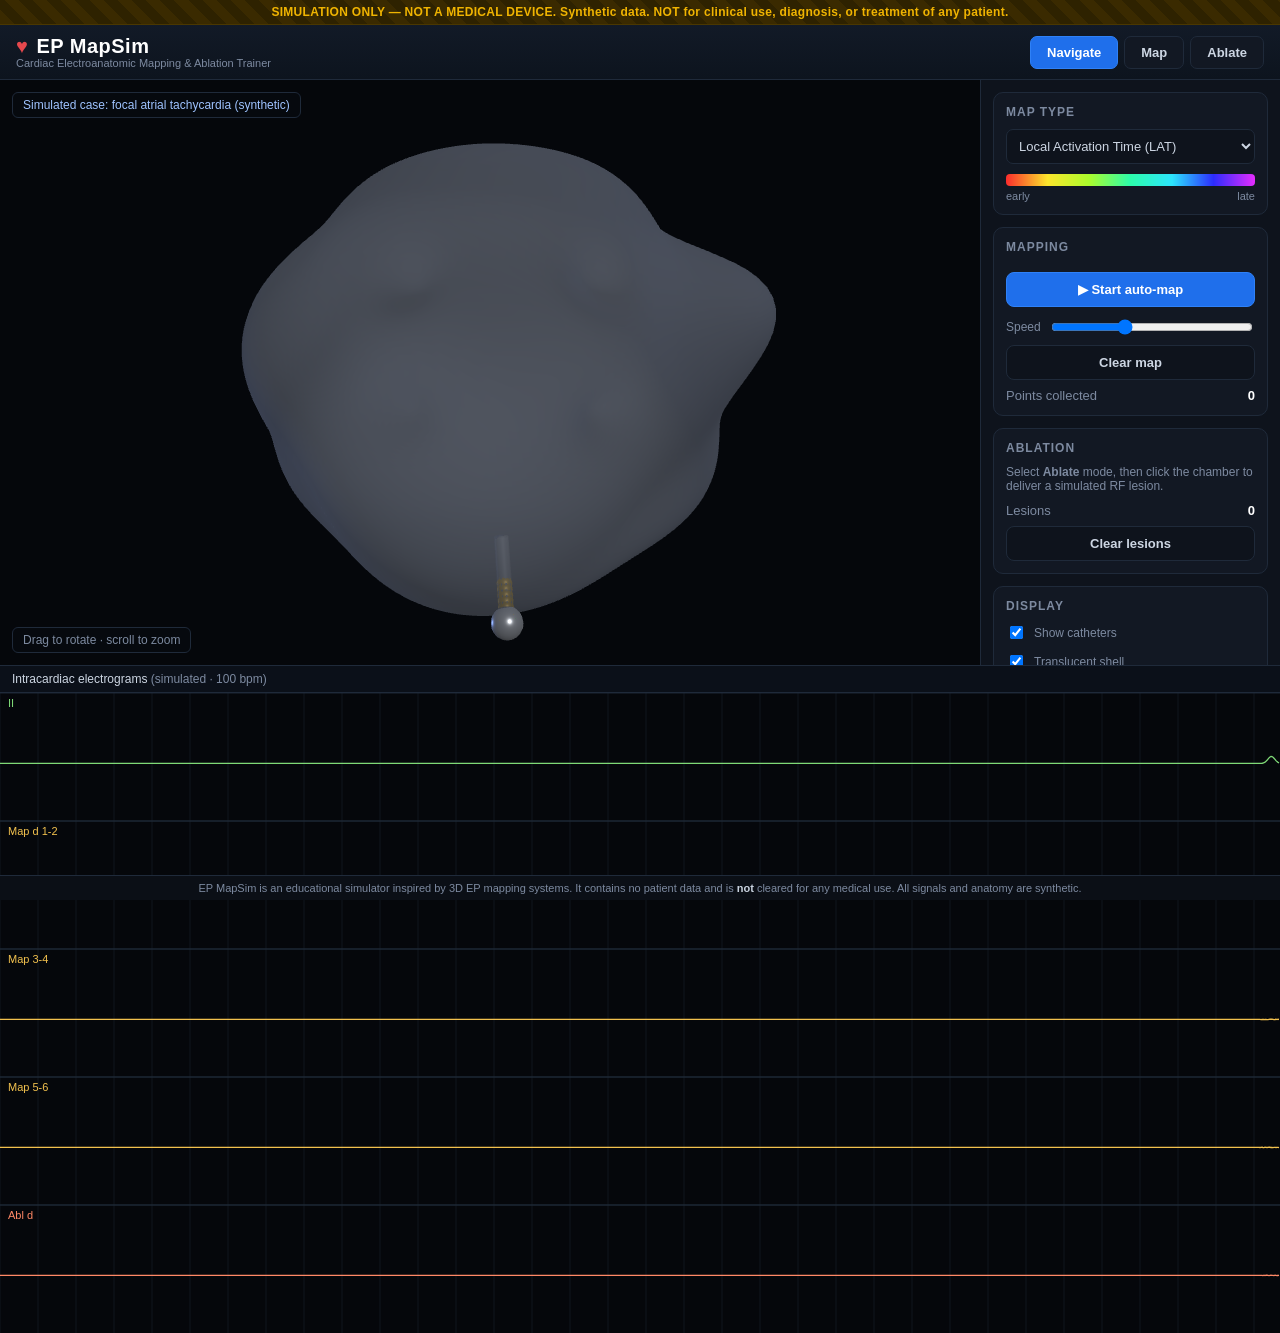
<file: index.html>
<!DOCTYPE html>
<html lang="en">
<head>
<meta charset="utf-8" />
<meta name="viewport" content="width=device-width, initial-scale=1" />
<title>EP MapSim — Cardiac Mapping &amp; Ablation Simulator</title>
<link rel="stylesheet" href="css/styles.css" />
<script type="importmap">
{
  "imports": {
    "three": "./vendor/three/three.module.js",
    "three/addons/": "./vendor/three/addons/"
  }
}
</script>
</head>
<body>
  <div id="disclaimer-bar">
    SIMULATION ONLY — NOT A MEDICAL DEVICE. Synthetic data. NOT for clinical use, diagnosis, or treatment of any patient.
  </div>

  <header id="topbar">
    <div class="brand">
      <span class="logo">EP&nbsp;MapSim</span>
      <span class="sub">Cardiac Electroanatomic Mapping &amp; Ablation Trainer</span>
    </div>
    <div class="modes" role="group" aria-label="Interaction mode">
      <button data-mode="navigate" class="mode active">Navigate</button>
      <button data-mode="map" class="mode">Map</button>
      <button data-mode="ablate" class="mode">Ablate</button>
    </div>
  </header>

  <main id="layout">
    <section id="viewport">
      <div id="canvas-host"></div>
      <div id="mode-hint" class="hint">Drag to rotate · scroll to zoom</div>
      <div id="case-banner" class="case-banner">Simulated case: focal atrial tachycardia (synthetic)</div>
    </section>

    <aside id="sidebar">
      <div class="panel">
        <h3>Map type</h3>
        <select id="map-type">
          <option value="activation">Local Activation Time (LAT)</option>
          <option value="voltage">Bipolar Voltage</option>
        </select>
        <div id="legend" class="legend"></div>
      </div>

      <div class="panel">
        <h3>Mapping</h3>
        <button id="auto-map" class="btn primary">▶ Start auto-map</button>
        <label class="row">Speed
          <input id="map-speed" type="range" min="0.2" max="3" step="0.1" value="1.2" />
        </label>
        <button id="clear-map" class="btn">Clear map</button>
        <div class="stat"><span>Points collected</span><b id="point-count">0</b></div>
      </div>

      <div class="panel">
        <h3>Ablation</h3>
        <p class="muted">Select <b>Ablate</b> mode, then click the chamber to deliver a simulated RF lesion.</p>
        <div class="stat"><span>Lesions</span><b id="lesion-count">0</b></div>
        <button id="clear-lesions" class="btn">Clear lesions</button>
      </div>

      <div class="panel">
        <h3>Display</h3>
        <label class="row check"><input type="checkbox" id="show-catheters" checked /> Show catheters</label>
        <label class="row check"><input type="checkbox" id="show-shell" checked /> Translucent shell</label>
        <button id="reset-case" class="btn">New simulated case</button>
      </div>

      <div class="panel readout">
        <h3>Catheter readout</h3>
        <div class="stat"><span>Local LAT</span><b id="ro-lat">— ms</b></div>
        <div class="stat"><span>Local voltage</span><b id="ro-volt">— mV</b></div>
        <div class="stat"><span>Tissue</span><b id="ro-tissue">—</b></div>
      </div>
    </aside>
  </main>

  <section id="egm-strip">
    <div class="egm-head">Intracardiac electrograms <span class="muted">(simulated · 100&nbsp;bpm)</span></div>
    <canvas id="egm-canvas"></canvas>
  </section>

  <footer id="footer">
    EP MapSim is an educational simulator inspired by 3D EP mapping systems. It contains no patient data and is
    <b>not</b> cleared for any medical use. All signals and anatomy are synthetic.
  </footer>

  <script type="module" src="js/main.js"></script>
</body>
</html>
</file>
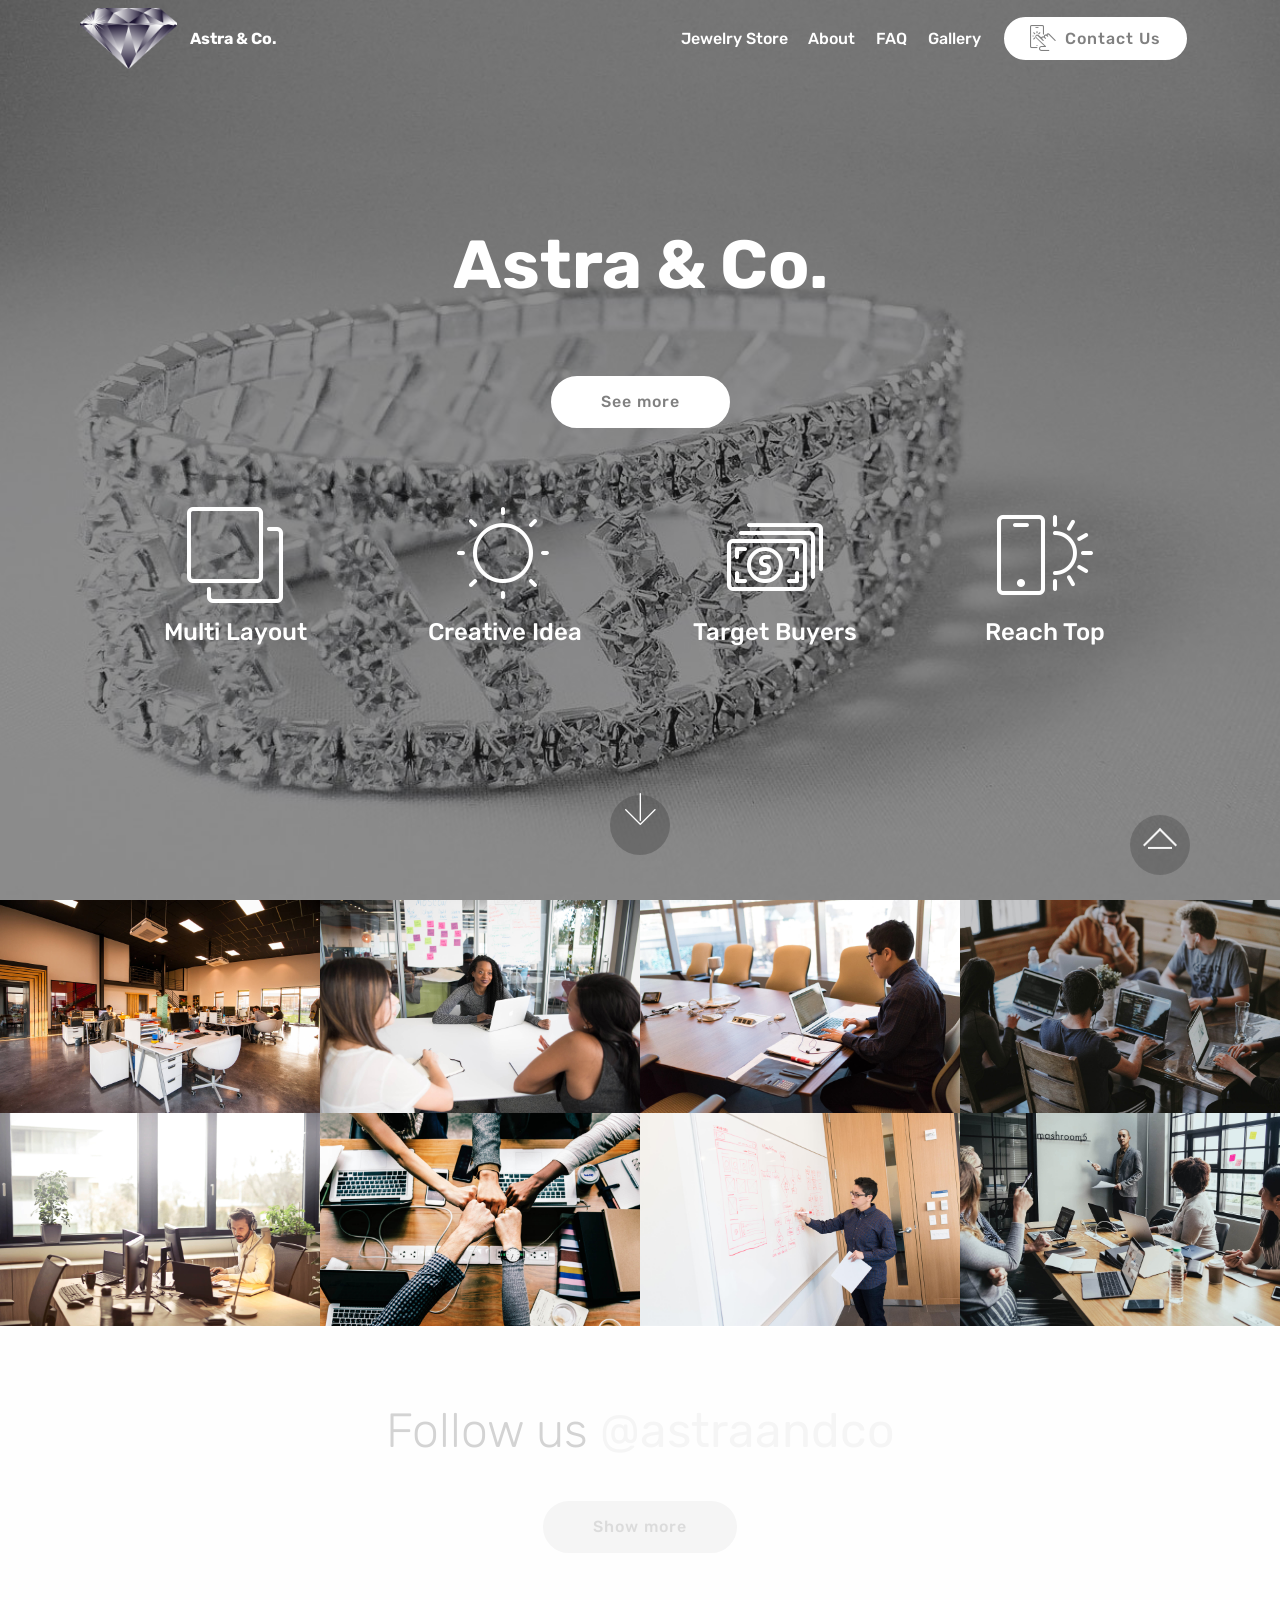
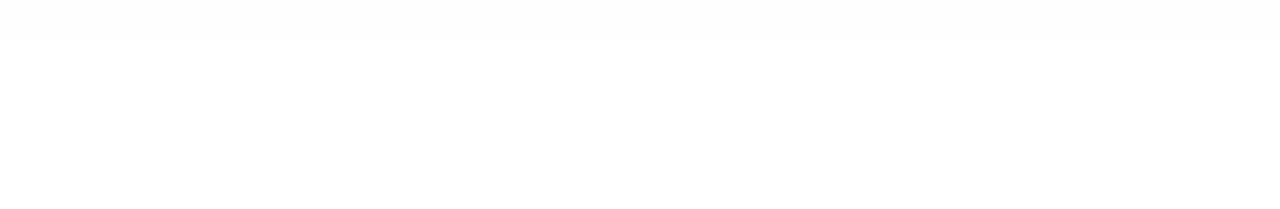
<file: page1.html>
<!DOCTYPE html>
<html  >
<head>
  <!-- Site made with Mobirise Website Builder v4.12.0, https://mobirise.com -->
  <meta charset="UTF-8">
  <meta http-equiv="X-UA-Compatible" content="IE=edge">
  <meta name="generator" content="Mobirise v4.12.0, mobirise.com">
  <meta name="viewport" content="width=device-width, initial-scale=1, minimum-scale=1">
  <link rel="shortcut icon" href="assets/images/mbr-2.png" type="image/x-icon">
  <meta name="description" content="Website Builder Description">
  
  <title>Gallery</title>
  <link rel="stylesheet" href="assets/web/assets/mobirise-icons/mobirise-icons.css">
  <link rel="stylesheet" href="assets/facebook-plugin/style.css">
  <link rel="stylesheet" href="assets/bootstrap/css/bootstrap.min.css">
  <link rel="stylesheet" href="assets/bootstrap/css/bootstrap-grid.min.css">
  <link rel="stylesheet" href="assets/bootstrap/css/bootstrap-reboot.min.css">
  <link rel="stylesheet" href="assets/tether/tether.min.css">
  <link rel="stylesheet" href="assets/dropdown/css/style.css">
  <link rel="stylesheet" href="assets/animatecss/animate.min.css">
  <link rel="stylesheet" href="assets/socicon/css/styles.css">
  <link rel="stylesheet" href="assets/style.css">
  <link rel="stylesheet" href="assets/slick.css">
  <link rel="stylesheet" href="assets/theme/css/style.css">
  <link rel="stylesheet" href="assets/gallery/style.css">
  <link rel="preload" as="style" href="assets/mobirise/css/mbr-additional.css"><link rel="stylesheet" href="assets/mobirise/css/mbr-additional.css" type="text/css">
  
  
  
</head>
<body>
  <section class="menu cid-rR6S3oK8KD" once="menu" id="menu1-6">

    

    <nav class="navbar navbar-expand beta-menu navbar-dropdown align-items-center navbar-fixed-top navbar-toggleable-sm bg-color transparent">
        <button class="navbar-toggler navbar-toggler-right" type="button" data-toggle="collapse" data-target="#navbarSupportedContent" aria-controls="navbarSupportedContent" aria-expanded="false" aria-label="Toggle navigation">
            <div class="hamburger">
                <span></span>
                <span></span>
                <span></span>
                <span></span>
            </div>
        </button>
        <div class="menu-logo">
            <div class="navbar-brand">
                <span class="navbar-logo">
                    <a href="https://mobirise.co">
                         <img src="assets/images/mbr-2.png" alt="Mobirise" title="" style="height: 3.8rem;">
                    </a>
                </span>
                <span class="navbar-caption-wrap"><a class="navbar-caption text-white display-4" href="https://mobirise.co">
                        Astra &amp; Co.</a></span>
            </div>
        </div>
        <div class="collapse navbar-collapse" id="navbarSupportedContent">
            <ul class="navbar-nav nav-dropdown" data-app-modern-menu="true"><li class="nav-item">
                    <a class="nav-link link text-white display-4" href="https://mobirise.co">
                        
                        Jewelry Store</a>
                </li>
                <li class="nav-item">
                    <a class="nav-link link text-white display-4" href="https://mobirise.co">About</a>
                </li><li class="nav-item"><a class="nav-link link text-white display-4" href="https://mobirise.co">
                        FAQ</a></li><li class="nav-item"><a class="nav-link link text-white display-4" href="page1.html">
                        Gallery</a></li></ul>
            <div class="navbar-buttons mbr-section-btn"><a class="btn btn-sm btn-white display-4" href="https://mobirise.co"><span class="mbri-touch mbr-iconfont mbr-iconfont-btn"></span>
                    
                    Contact Us</a></div>
        </div>
    </nav>
</section>

<section class="engine"><a href="https://mobirise.info/a">online site builder</a></section><section class="header12 cid-rR72pR2nQ4 mbr-fullscreen mbr-parallax-background" id="header12-7">

    

    <div class="mbr-overlay" style="opacity: 0.5; background-color: rgb(35, 35, 35);">
    </div>

    <div class="container  ">
            <div class="media-container">
                <div class="col-md-12 align-center">
                    <h1 class="mbr-section-title pb-3 mbr-white mbr-bold mbr-fonts-style display-1">
                        Astra &amp; Co.</h1>
                    <p class="mbr-text pb-3 mbr-white mbr-fonts-style display-5"></p>
                    <div class="mbr-section-btn align-center py-2"><a class="btn btn-md btn-white display-4" href="page1.html#instagram-feed-block-9">See more</a></div>

                    <div class="icons-media-container mbr-white">
                        <div class="card col-12 col-md-6 col-lg-3">
                            <div class="icon-block">
                            <a href="https://mobirise.co/">
                                <span class="mbri-layers mbr-iconfont"></span>
                            </a>
                            </div>
                            <h5 class="mbr-fonts-style display-5">
                                Multi Layout
                            </h5>
                        </div>

                        <div class="card col-12 col-md-6 col-lg-3">
                            <div class="icon-block">
                                <a href="https://mobirise.co/">
                                    <span class="mbri-sun mbr-iconfont"></span>
                                </a>
                            </div>
                            <h5 class="mbr-fonts-style display-5">
                                Creative Idea
                            </h5>
                        </div>

                        <div class="card col-12 col-md-6 col-lg-3">
                            <div class="icon-block">
                                <a href="https://mobirise.co/">
                                    <span class="mbri-cash mbr-iconfont"></span>
                                </a>
                            </div>
                            <h5 class="mbr-fonts-style display-5">
                                Target Buyers
                            </h5>
                        </div>

                        <div class="card col-12 col-md-6 col-lg-3">
                            <div class="icon-block">
                                <a href="https://mobirise.co/">
                                    <span class="mbri-mobirise mbr-iconfont"></span>
                                </a>
                            </div>
                            <h5 class="mbr-fonts-style display-5">
                                Reach Top
                            </h5>
                        </div>
                    </div>
                </div>
            </div>
    </div>

    <div class="mbr-arrow hidden-sm-down" aria-hidden="true">
        <a href="#next">
            <i class="mbri-down mbr-iconfont"></i>
        </a>
    </div>
</section>

<section class="mbr-gallery mbr-slider-carousel cid-rR72soWrhj" id="gallery3-8">

    

    <div>
        <div><!-- Filter --><!-- Gallery --><div class="mbr-gallery-row"><div class="mbr-gallery-layout-default"><div><div><div class="mbr-gallery-item mbr-gallery-item--p0" data-video-url="false" data-tags="Awesome"><div href="#lb-gallery3-8" data-slide-to="0" data-toggle="modal"><img src="assets/images/background1.jpg" alt="" title=""><span class="icon-focus"></span></div></div><div class="mbr-gallery-item mbr-gallery-item--p0" data-video-url="false" data-tags="Responsive"><div href="#lb-gallery3-8" data-slide-to="1" data-toggle="modal"><img src="assets/images/background2.jpg" alt="" title=""><span class="icon-focus"></span></div></div><div class="mbr-gallery-item mbr-gallery-item--p0" data-video-url="false" data-tags="Creative"><div href="#lb-gallery3-8" data-slide-to="2" data-toggle="modal"><img src="assets/images/background3.jpg" alt="" title=""><span class="icon-focus"></span></div></div><div class="mbr-gallery-item mbr-gallery-item--p0" data-video-url="false" data-tags="Animated"><div href="#lb-gallery3-8" data-slide-to="3" data-toggle="modal"><img src="assets/images/background4.jpg" alt="" title=""><span class="icon-focus"></span></div></div><div class="mbr-gallery-item mbr-gallery-item--p0" data-video-url="false" data-tags="Awesome"><div href="#lb-gallery3-8" data-slide-to="4" data-toggle="modal"><img src="assets/images/background5.jpg" alt="" title=""><span class="icon-focus"></span></div></div><div class="mbr-gallery-item mbr-gallery-item--p0" data-video-url="false" data-tags="Awesome"><div href="#lb-gallery3-8" data-slide-to="5" data-toggle="modal"><img src="assets/images/background6.jpg" alt="" title=""><span class="icon-focus"></span></div></div><div class="mbr-gallery-item mbr-gallery-item--p0" data-video-url="false" data-tags="Responsive"><div href="#lb-gallery3-8" data-slide-to="6" data-toggle="modal"><img src="assets/images/background7.jpg" alt="" title=""><span class="icon-focus"></span></div></div><div class="mbr-gallery-item mbr-gallery-item--p0" data-video-url="false" data-tags="Animated"><div href="#lb-gallery3-8" data-slide-to="7" data-toggle="modal"><img src="assets/images/background8.jpg" alt="" title=""><span class="icon-focus"></span></div></div></div></div><div class="clearfix"></div></div></div><!-- Lightbox --><div data-app-prevent-settings="" class="mbr-slider modal fade carousel slide" tabindex="-1" data-keyboard="true" data-interval="false" id="lb-gallery3-8"><div class="modal-dialog"><div class="modal-content"><div class="modal-body"><div class="carousel-inner"><div class="carousel-item active"><img src="assets/images/background1.jpg" alt="" title=""></div><div class="carousel-item"><img src="assets/images/background2.jpg" alt="" title=""></div><div class="carousel-item"><img src="assets/images/background3.jpg" alt="" title=""></div><div class="carousel-item"><img src="assets/images/background4.jpg" alt="" title=""></div><div class="carousel-item"><img src="assets/images/background5.jpg" alt="" title=""></div><div class="carousel-item"><img src="assets/images/background6.jpg" alt="" title=""></div><div class="carousel-item"><img src="assets/images/background7.jpg" alt="" title=""></div><div class="carousel-item"><img src="assets/images/background8.jpg" alt="" title=""></div></div><a class="carousel-control carousel-control-prev" role="button" data-slide="prev" href="#lb-gallery3-8"><span class="mbri-left mbr-iconfont" aria-hidden="true"></span><span class="sr-only">Previous</span></a><a class="carousel-control carousel-control-next" role="button" data-slide="next" href="#lb-gallery3-8"><span class="mbri-right mbr-iconfont" aria-hidden="true"></span><span class="sr-only">Next</span></a><a class="close" href="#" role="button" data-dismiss="modal"><span class="sr-only">Close</span></a></div></div></div></div></div>
    </div>

</section>

<section class="mbr-instagram-feed" data-rows="2" data-per-row-slider="" data-spacing="4" data-full-width="true" data-token="283897442.727bfe1.3cbc095d064448a8b5783bf898513d07" data-per-row-grid="6" id="instagram-feed-block-9" data-rv-view="130" style="background-color: rgb(250, 250, 250); padding-top: 80px; padding-bottom: 80px;">
    
    <div class="container container_toggle">
        <div class="row">
            <div class="col">
                <div class="inst">
                    <h1 class="inst__title align-center mbr-fonts-style display-2">Follow us <a href="http://www.astraandco.com">@astraandco</a></h1>
                    <div class="inst__content"></div>
                    <div class="inst__more mbr-section-btn align-center" buttons="0"><a class="btn btn-md btn-primary display-4" href="#">Show more</a></div>
                </div>
            </div>
        </div>
    </div>
</section>

<section once="footers" class="cid-rR73j1b1vZ mbr-reveal" id="footer7-b">

    

    

    <div class="container">
        <div class="media-container-row align-center mbr-white">
            <div class="row row-links">
                <ul class="foot-menu">
                    
                    
                    
                    
                    
                <li class="foot-menu-item mbr-fonts-style display-7">Jewelry Store</li><li class="foot-menu-item mbr-fonts-style display-7">About</li><li class="foot-menu-item mbr-fonts-style display-7">FAQ</li><li class="foot-menu-item mbr-fonts-style display-7">Gallery</li></ul>
            </div>
            <div class="row social-row">
                <div class="social-list align-right pb-2">
                    
                    
                    
                    
                    
                    
                <div class="soc-item">
                        <a href="https://twitter.com/mobirise" target="_blank">
                            <span class="mbr-iconfont mbr-iconfont-social socicon-instagram socicon"></span>
                        </a>
                    </div><div class="soc-item">
                        <a href="https://www.facebook.com/pages/Mobirise/1616226671953247" target="_blank">
                            <span class="mbr-iconfont mbr-iconfont-social socicon-facebook socicon"></span>
                        </a>
                    </div><div class="soc-item">
                        <a href="https://www.youtube.com/c/mobirise" target="_blank">
                            <span class="socicon-youtube socicon mbr-iconfont mbr-iconfont-social"></span>
                        </a>
                    </div><div class="soc-item">
                        <a href="https://instagram.com/mobirise" target="_blank">
                            <span class="mbr-iconfont mbr-iconfont-social socicon-twitter socicon"></span>
                        </a>
                    </div><div class="soc-item">
                        <a href="https://plus.google.com/u/0/+Mobirise" target="_blank">
                            <span class="mbr-iconfont mbr-iconfont-social socicon-mail socicon"></span>
                        </a>
                    </div><div class="soc-item">
                        <a href="https://www.behance.net/Mobirise" target="_blank">
                            <span class="mbr-iconfont mbr-iconfont-social socicon-pinterest socicon"></span>
                        </a>
                    </div></div>
            </div>
            <div class="row row-copirayt">
                <p class="mbr-text mb-0 mbr-fonts-style mbr-white align-center display-7">
                    © Copyright 2020 Astra and Co. - All Rights Reserved
                </p>
            </div>
        </div>
    </div>
</section>


  <script src="assets/web/assets/jquery/jquery.min.js"></script>
  <script src="assets/popper/popper.min.js"></script>
  <script src="https://connect.facebook.net/en_US/sdk.js#xfbml=1&version=v2.5"></script>
  <script src="https://apis.google.com/js/plusone.js"></script>
  <script src="assets/facebook-plugin/facebook-script.js"></script>
  <script src="assets/bootstrap/js/bootstrap.min.js"></script>
  <script src="assets/smoothscroll/smooth-scroll.js"></script>
  <script src="assets/tether/tether.min.js"></script>
  <script src="assets/dropdown/js/nav-dropdown.js"></script>
  <script src="assets/dropdown/js/navbar-dropdown.js"></script>
  <script src="assets/touchswipe/jquery.touch-swipe.min.js"></script>
  <script src="assets/vimeoplayer/jquery.mb.vimeo_player.js"></script>
  <script src="assets/parallax/jarallax.min.js"></script>
  <script src="assets/masonry/masonry.pkgd.min.js"></script>
  <script src="assets/imagesloaded/imagesloaded.pkgd.min.js"></script>
  <script src="assets/bootstrapcarouselswipe/bootstrap-carousel-swipe.js"></script>
  <script src="assets/viewportchecker/jquery.viewportchecker.js"></script>
  <script src="assets/index.js"></script>
  <script src="assets/slick.min.js"></script>
  <script src="assets/theme/js/script.js"></script>
  <script src="assets/gallery/player.min.js"></script>
  <script src="assets/gallery/script.js"></script>
  <script src="assets/slidervideo/script.js"></script>
  
  
 <div id="scrollToTop" class="scrollToTop mbr-arrow-up"><a style="text-align: center;"><i class="mbr-arrow-up-icon mbr-arrow-up-icon-cm cm-icon cm-icon-smallarrow-up"></i></a></div>
    <input name="animation" type="hidden">
  </body>
</html>
</file>
<file: css/styles.css>
:root{
  --bg:#0a0e14;
  --panel:#121823;
  --panel-2:#0e131c;
  --line:#1f2a3a;
  --text:#cdd6e3;
  --muted:#7d8aa0;
  --accent:#2f81f7;
  --accent-2:#1f6feb;
  --warn:#f0b400;
  --danger:#e5484d;
  --good:#3fb950;
}
*{box-sizing:border-box}
html,body{height:100%}
body{
  margin:0;
  font-family:"Segoe UI",Roboto,Helvetica,Arial,sans-serif;
  background:var(--bg);
  color:var(--text);
  display:flex;
  flex-direction:column;
  overflow:hidden;
}

#disclaimer-bar{
  background:repeating-linear-gradient(45deg,#3a2a00,#3a2a00 10px,#2e2200 10px,#2e2200 20px);
  color:var(--warn);
  font-size:12px;
  font-weight:600;
  letter-spacing:.3px;
  text-align:center;
  padding:5px 10px;
  border-bottom:1px solid #4a3700;
}

#topbar{
  display:flex;
  align-items:center;
  justify-content:space-between;
  padding:10px 16px;
  background:linear-gradient(180deg,#121a27,#0d141e);
  border-bottom:1px solid var(--line);
}
.brand{display:flex;flex-direction:column;line-height:1.1}
.brand .logo{font-size:20px;font-weight:800;color:#fff;letter-spacing:.5px}
.brand .logo::before{content:"♥";color:var(--danger);margin-right:8px}
.brand .sub{font-size:11px;color:var(--muted)}

.modes{display:flex;gap:6px}
.mode{
  background:var(--panel);color:var(--text);border:1px solid var(--line);
  padding:8px 16px;border-radius:7px;cursor:pointer;font-size:13px;font-weight:600;
  transition:.12s;
}
.mode:hover{border-color:var(--accent)}
.mode.active{background:var(--accent-2);border-color:var(--accent);color:#fff}

#layout{flex:1;display:flex;min-height:0}
#viewport{flex:1;position:relative;min-width:0;background:radial-gradient(circle at 50% 40%,#0f1622,#05070b)}
#canvas-host{position:absolute;inset:0}
#canvas-host canvas{display:block}

.hint{
  position:absolute;left:12px;bottom:12px;font-size:12px;color:var(--muted);
  background:rgba(8,12,18,.6);padding:5px 10px;border-radius:6px;border:1px solid var(--line);
  pointer-events:none;
}
.case-banner{
  position:absolute;left:12px;top:12px;font-size:12px;color:#9fc3ff;
  background:rgba(8,12,18,.6);padding:5px 10px;border-radius:6px;border:1px solid var(--line);
  pointer-events:none;
}

#sidebar{
  width:300px;flex:0 0 300px;background:var(--panel-2);border-left:1px solid var(--line);
  overflow-y:auto;padding:12px;
}
.panel{background:var(--panel);border:1px solid var(--line);border-radius:10px;padding:12px;margin-bottom:12px}
.panel h3{margin:0 0 10px;font-size:12px;text-transform:uppercase;letter-spacing:1px;color:var(--muted)}
.panel p.muted{font-size:12px;color:var(--muted);margin:0 0 10px}
.muted{color:var(--muted)}

select,input[type=range]{width:100%}
select{
  background:var(--panel-2);color:var(--text);border:1px solid var(--line);
  border-radius:7px;padding:8px;font-size:13px;
}
.btn{
  width:100%;background:var(--panel-2);color:var(--text);border:1px solid var(--line);
  border-radius:8px;padding:9px;font-size:13px;font-weight:600;cursor:pointer;margin-top:8px;transition:.12s;
}
.btn:hover{border-color:var(--accent)}
.btn.primary{background:var(--accent-2);border-color:var(--accent);color:#fff}
.btn.primary.active{background:var(--danger);border-color:var(--danger)}
.row{display:flex;align-items:center;gap:8px;font-size:12px;color:var(--muted);margin-top:10px}
.row.check{cursor:pointer}
.row.check input{width:auto}

.stat{display:flex;justify-content:space-between;align-items:center;font-size:13px;margin-top:8px}
.stat span{color:var(--muted)}
.stat b{color:#fff;font-variant-numeric:tabular-nums}
.readout b{font-size:15px}

.legend{margin-top:10px}
.legend .bar{height:12px;border-radius:4px;margin-bottom:4px}
.legend .labels{display:flex;justify-content:space-between;font-size:11px;color:var(--muted)}

#egm-strip{
  height:210px;flex:0 0 210px;background:#05070b;border-top:1px solid var(--line);
  display:flex;flex-direction:column;
}
.egm-head{font-size:12px;color:var(--text);padding:6px 12px;border-bottom:1px solid var(--line);background:#0b1019}
#egm-canvas{flex:1;width:100%;display:block}

#footer{
  font-size:11px;color:var(--muted);text-align:center;padding:6px 12px;
  background:#0b0f16;border-top:1px solid var(--line);
}
#footer b{color:#c9d3e0}
</file>
<file: assets/web/assets/mobirise-icons/mobirise-icons.css>
@font-face {
  font-family: 'MobiriseIcons';
  src:  url('mobirise-icons.eot?spat4u');
  src:  url('mobirise-icons.eot?spat4u#iefix') format('embedded-opentype'),
    url('mobirise-icons.ttf?spat4u') format('truetype'),
    url('mobirise-icons.woff?spat4u') format('woff'),
    url('mobirise-icons.svg?spat4u#MobiriseIcons') format('svg');
  font-weight: normal;
  font-style: normal;
  font-display: swap;
}

[class^="mbri-"], [class*=" mbri-"] {
  /* use !important to prevent issues with browser extensions that change fonts */
  font-family: MobiriseIcons !important;
  speak: none;
  font-style: normal;
  font-weight: normal;
  font-variant: normal;
  text-transform: none;
  line-height: 1;

  /* Better Font Rendering =========== */
  -webkit-font-smoothing: antialiased;
  -moz-osx-font-smoothing: grayscale;
}

.mbri-add-submenu:before {
  content: "\e900";
}
.mbri-alert:before {
  content: "\e901";
}
.mbri-align-center:before {
  content: "\e902";
}
.mbri-align-justify:before {
  content: "\e903";
}
.mbri-align-left:before {
  content: "\e904";
}
.mbri-align-right:before {
  content: "\e905";
}
.mbri-android:before {
  content: "\e906";
}
.mbri-apple:before {
  content: "\e907";
}
.mbri-arrow-down:before {
  content: "\e908";
}
.mbri-arrow-next:before {
  content: "\e909";
}
.mbri-arrow-prev:before {
  content: "\e90a";
}
.mbri-arrow-up:before {
  content: "\e90b";
}
.mbri-bold:before {
  content: "\e90c";
}
.mbri-bookmark:before {
  content: "\e90d";
}
.mbri-bootstrap:before {
  content: "\e90e";
}
.mbri-briefcase:before {
  content: "\e90f";
}
.mbri-browse:before {
  content: "\e910";
}
.mbri-bulleted-list:before {
  content: "\e911";
}
.mbri-calendar:before {
  content: "\e912";
}
.mbri-camera:before {
  content: "\e913";
}
.mbri-cart-add:before {
  content: "\e914";
}
.mbri-cart-full:before {
  content: "\e915";
}
.mbri-cash:before {
  content: "\e916";
}
.mbri-change-style:before {
  content: "\e917";
}
.mbri-chat:before {
  content: "\e918";
}
.mbri-clock:before {
  content: "\e919";
}
.mbri-close:before {
  content: "\e91a";
}
.mbri-cloud:before {
  content: "\e91b";
}
.mbri-code:before {
  content: "\e91c";
}
.mbri-contact-form:before {
  content: "\e91d";
}
.mbri-credit-card:before {
  content: "\e91e";
}
.mbri-cursor-click:before {
  content: "\e91f";
}
.mbri-cust-feedback:before {
  content: "\e920";
}
.mbri-database:before {
  content: "\e921";
}
.mbri-delivery:before {
  content: "\e922";
}
.mbri-desktop:before {
  content: "\e923";
}
.mbri-devices:before {
  content: "\e924";
}
.mbri-down:before {
  content: "\e925";
}
.mbri-download:before {
  content: "\e989";
}
.mbri-drag-n-drop:before {
  content: "\e927";
}
.mbri-drag-n-drop2:before {
  content: "\e928";
}
.mbri-edit:before {
  content: "\e929";
}
.mbri-edit2:before {
  content: "\e92a";
}
.mbri-error:before {
  content: "\e92b";
}
.mbri-extension:before {
  content: "\e92c";
}
.mbri-features:before {
  content: "\e92d";
}
.mbri-file:before {
  content: "\e92e";
}
.mbri-flag:before {
  content: "\e92f";
}
.mbri-folder:before {
  content: "\e930";
}
.mbri-gift:before {
  content: "\e931";
}
.mbri-github:before {
  content: "\e932";
}
.mbri-globe:before {
  content: "\e933";
}
.mbri-globe-2:before {
  content: "\e934";
}
.mbri-growing-chart:before {
  content: "\e935";
}
.mbri-hearth:before {
  content: "\e936";
}
.mbri-help:before {
  content: "\e937";
}
.mbri-home:before {
  content: "\e938";
}
.mbri-hot-cup:before {
  content: "\e939";
}
.mbri-idea:before {
  content: "\e93a";
}
.mbri-image-gallery:before {
  content: "\e93b";
}
.mbri-image-slider:before {
  content: "\e93c";
}
.mbri-info:before {
  content: "\e93d";
}
.mbri-italic:before {
  content: "\e93e";
}
.mbri-key:before {
  content: "\e93f";
}
.mbri-laptop:before {
  content: "\e940";
}
.mbri-layers:before {
  content: "\e941";
}
.mbri-left-right:before {
  content: "\e942";
}
.mbri-left:before {
  content: "\e943";
}
.mbri-letter:before {
  content: "\e944";
}
.mbri-like:before {
  content: "\e945";
}
.mbri-link:before {
  content: "\e946";
}
.mbri-lock:before {
  content: "\e947";
}
.mbri-login:before {
  content: "\e948";
}
.mbri-logout:before {
  content: "\e949";
}
.mbri-magic-stick:before {
  content: "\e94a";
}
.mbri-map-pin:before {
  content: "\e94b";
}
.mbri-menu:before {
  content: "\e94c";
}
.mbri-mobile:before {
  content: "\e94d";
}
.mbri-mobile2:before {
  content: "\e94e";
}
.mbri-mobirise:before {
  content: "\e94f";
}
.mbri-more-horizontal:before {
  content: "\e950";
}
.mbri-more-vertical:before {
  content: "\e951";
}
.mbri-music:before {
  content: "\e952";
}
.mbri-new-file:before {
  content: "\e953";
}
.mbri-numbered-list:before {
  content: "\e954";
}
.mbri-opened-folder:before {
  content: "\e955";
}
.mbri-pages:before {
  content: "\e956";
}
.mbri-paper-plane:before {
  content: "\e957";
}
.mbri-paperclip:before {
  content: "\e958";
}
.mbri-photo:before {
  content: "\e959";
}
.mbri-photos:before {
  content: "\e95a";
}
.mbri-pin:before {
  content: "\e95b";
}
.mbri-play:before {
  content: "\e95c";
}
.mbri-plus:before {
  content: "\e95d";
}
.mbri-preview:before {
  content: "\e95e";
}
.mbri-print:before {
  content: "\e95f";
}
.mbri-protect:before {
  content: "\e960";
}
.mbri-question:before {
  content: "\e961";
}
.mbri-quote-left:before {
  content: "\e962";
}
.mbri-quote-right:before {
  content: "\e963";
}
.mbri-refresh:before {
  content: "\e964";
}
.mbri-responsive:before {
  content: "\e965";
}
.mbri-right:before {
  content: "\e966";
}
.mbri-rocket:before {
  content: "\e967";
}
.mbri-sad-face:before {
  content: "\e968";
}
.mbri-sale:before {
  content: "\e969";
}
.mbri-save:before {
  content: "\e96a";
}
.mbri-search:before {
  content: "\e96b";
}
.mbri-setting:before {
  content: "\e96c";
}
.mbri-setting2:before {
  content: "\e96d";
}
.mbri-setting3:before {
  content: "\e96e";
}
.mbri-share:before {
  content: "\e96f";
}
.mbri-shopping-bag:before {
  content: "\e970";
}
.mbri-shopping-basket:before {
  content: "\e971";
}
.mbri-shopping-cart:before {
  content: "\e972";
}
.mbri-sites:before {
  content: "\e973";
}
.mbri-smile-face:before {
  content: "\e974";
}
.mbri-speed:before {
  content: "\e975";
}
.mbri-star:before {
  content: "\e976";
}
.mbri-success:before {
  content: "\e977";
}
.mbri-sun:before {
  content: "\e978";
}
.mbri-sun2:before {
  content: "\e979";
}
.mbri-tablet:before {
  content: "\e97a";
}
.mbri-tablet-vertical:before {
  content: "\e97b";
}
.mbri-target:before {
  content: "\e97c";
}
.mbri-timer:before {
  content: "\e97d";
}
.mbri-to-ftp:before {
  content: "\e97e";
}
.mbri-to-local-drive:before {
  content: "\e97f";
}
.mbri-touch-swipe:before {
  content: "\e980";
}
.mbri-touch:before {
  content: "\e981";
}
.mbri-trash:before {
  content: "\e982";
}
.mbri-underline:before {
  content: "\e983";
}
.mbri-unlink:before {
  content: "\e984";
}
.mbri-unlock:before {
  content: "\e985";
}
.mbri-up-down:before {
  content: "\e986";
}
.mbri-up:before {
  content: "\e987";
}
.mbri-update:before {
  content: "\e988";
}
.mbri-upload:before {
 content: "\e926"; 
}
.mbri-user:before {
  content: "\e98a";
}
.mbri-user2:before {
  content: "\e98b";
}
.mbri-users:before {
  content: "\e98c";
}
.mbri-video:before {
  content: "\e98d";
}
.mbri-video-play:before {
  content: "\e98e";
}
.mbri-watch:before {
  content: "\e98f";
}
.mbri-website-theme:before {
  content: "\e990";
}
.mbri-wifi:before {
  content: "\e991";
}
.mbri-windows:before {
  content: "\e992";
}
.mbri-zoom-out:before {
  content: "\e993";
}
.mbri-redo:before {
  content: "\e994";
}
.mbri-undo:before {
  content: "\e995";
}
</file>
<file: assets/facebook-plugin/style.css>
.mbr-section.mbr-section__comments{
    position: relative;
}
.mbr-section__comments{
    background-size: cover;
}
.addons-container {
  position: relative;
  margin-left: auto;
  margin-right: auto;
  padding-right: 15px;
  padding-left: 15px; }
  @media (min-width: 576px) {
    .addons-container {
      padding-right: 15px;
      padding-left: 15px; } }
  @media (min-width: 768px) {
    .addons-container {
      padding-right: 15px;
      padding-left: 15px; } }
  @media (min-width: 992px) {
    .addons-container {
      padding-right: 15px;
      padding-left: 15px; } }
  @media (min-width: 1200px) {
    .addons-container {
      padding-right: 15px;
      padding-left: 15px; } }
  @media (min-width: 576px) {
    .addons-container {
      width: 540px;
      max-width: 100%; } }
  @media (min-width: 768px) {
    .addons-container {
      width: 720px;
      max-width: 100%; } }
  @media (min-width: 992px) {
    .addons-container {
      width: 960px;
      max-width: 100%; } }
  @media (min-width: 1200px) {
    .addons-container {
      width: 1140px;
      max-width: 100%; } }

.addons-container-inner{
    position: relative;
    width: 100%;
    min-height: 1px;
    padding-right: 15px;
    padding-left: 15px;
}
@media (min-width: 567px) {
    .addons-container-inner{
        -ms-flex: 0 0 66.666667%;
        flex: 0 0 66.666667%;
        max-width: 66.666667%;
    }
}
.addons-row{
    display: flex;
    justify-content:center;
}
</file>
<file: assets/dropdown/css/style.css>
.navbar-dropdown {
  left: 0;
  padding: 0;
  position: absolute;
  right: 0;
  top: 0;
  transition: all 0.45s ease;
  z-index: 1030;
  background: #282828; }
  .navbar-dropdown .navbar-logo {
    margin-right: 0.8rem;
    transition: margin 0.3s ease-in-out;
    vertical-align: middle; }
    .navbar-dropdown .navbar-logo img {
      height: 3.125rem;
      transition: all 0.3s ease-in-out; }
    .navbar-dropdown .navbar-logo.mbr-iconfont {
      font-size: 3.125rem;
      line-height: 3.125rem; }
  .navbar-dropdown .navbar-caption {
    font-weight: 700;
    white-space: normal;
    vertical-align: -4px;
    line-height: 3.125rem !important; }
    .navbar-dropdown .navbar-caption, .navbar-dropdown .navbar-caption:hover {
      color: inherit;
      text-decoration: none; }
  .navbar-dropdown .mbr-iconfont + .navbar-caption {
    vertical-align: -1px; }
  .navbar-dropdown.navbar-fixed-top {
    position: fixed; }
  .navbar-dropdown .navbar-brand span {
    vertical-align: -4px; }
  .navbar-dropdown.bg-color.transparent {
    background: none; }
  .navbar-dropdown.navbar-short .navbar-brand {
    padding: 0.625rem 0; }
    .navbar-dropdown.navbar-short .navbar-brand span {
      vertical-align: -1px; }
  .navbar-dropdown.navbar-short .navbar-caption {
    line-height: 2.375rem !important;
    vertical-align: -2px; }
  .navbar-dropdown.navbar-short .navbar-logo {
    margin-right: 0.5rem; }
    .navbar-dropdown.navbar-short .navbar-logo img {
      height: 2.375rem; }
    .navbar-dropdown.navbar-short .navbar-logo.mbr-iconfont {
      font-size: 2.375rem;
      line-height: 2.375rem; }
  .navbar-dropdown.navbar-short .mbr-table-cell {
    height: 3.625rem; }
  .navbar-dropdown .navbar-close {
    left: 0.6875rem;
    position: fixed;
    top: 0.75rem;
    z-index: 1000; }
  .navbar-dropdown .hamburger-icon {
    content: "";
    display: inline-block;
    vertical-align: middle;
    width: 16px;
    -webkit-box-shadow: 0 -6px 0 1px #282828,0 0 0 1px #282828,0 6px 0 1px #282828;
    -moz-box-shadow: 0 -6px 0 1px #282828,0 0 0 1px #282828,0 6px 0 1px #282828;
    box-shadow: 0 -6px 0 1px #282828,0 0 0 1px #282828,0 6px 0 1px #282828; }

.dropdown-menu .dropdown-toggle[data-toggle="dropdown-submenu"]::after {
  border-bottom: 0.35em solid transparent;
  border-left: 0.35em solid;
  border-right: 0;
  border-top: 0.35em solid transparent;
  margin-left: 0.3rem; }

.dropdown-menu .dropdown-item:focus {
  outline: 0; }

.nav-dropdown {
  font-size: 0.75rem;
  font-weight: 500;
  height: auto !important; }
  .nav-dropdown .nav-btn {
    padding-left: 1rem; }
  .nav-dropdown .link {
    margin: .667em 1.667em;
    font-weight: 500;
    padding: 0;
    transition: color .2s ease-in-out; }
    .nav-dropdown .link.dropdown-toggle {
      margin-right: 2.583em; }
      .nav-dropdown .link.dropdown-toggle::after {
        margin-left: .25rem;
        border-top: 0.35em solid;
        border-right: 0.35em solid transparent;
        border-left: 0.35em solid transparent;
        border-bottom: 0; }
      .nav-dropdown .link.dropdown-toggle[aria-expanded="true"] {
        margin: 0;
        padding: 0.667em 3.263em  0.667em 1.667em; }
  .nav-dropdown .link::after,
  .nav-dropdown .dropdown-item::after {
    color: inherit; }
  .nav-dropdown .btn {
    font-size: 0.75rem;
    font-weight: 700;
    letter-spacing: 0;
    margin-bottom: 0;
    padding-left: 1.25rem;
    padding-right: 1.25rem; }
  .nav-dropdown .dropdown-menu {
    border-radius: 0;
    border: 0;
    left: 0;
    margin: 0;
    padding-bottom: 1.25rem;
    padding-top: 1.25rem;
    position: relative; }
  .nav-dropdown .dropdown-submenu {
    margin-left: 0.125rem;
    top: 0; }
  .nav-dropdown .dropdown-item {
    font-weight: 500;
    line-height: 2;
    padding: 0.3846em 4.615em 0.3846em 1.5385em;
    position: relative;
    transition: color .2s ease-in-out, background-color .2s ease-in-out; }
    .nav-dropdown .dropdown-item::after {
      margin-top: -0.3077em;
      position: absolute;
      right: 1.1538em;
      top: 50%; }
    .nav-dropdown .dropdown-item:focus, .nav-dropdown .dropdown-item:hover {
      background: none; }

@media (max-width: 767px) {
  .nav-dropdown.navbar-toggleable-sm {
    bottom: 0;
    display: none;
    left: 0;
    overflow-x: hidden;
    position: fixed;
    top: 0;
    transform: translateX(-100%);
    -ms-transform: translateX(-100%);
    -webkit-transform: translateX(-100%);
    width: 18.75rem;
    z-index: 999; } }
.nav-dropdown.navbar-toggleable-xl {
  bottom: 0;
  display: none;
  left: 0;
  overflow-x: hidden;
  position: fixed;
  top: 0;
  transform: translateX(-100%);
  -ms-transform: translateX(-100%);
  -webkit-transform: translateX(-100%);
  width: 18.75rem;
  z-index: 999; }

.nav-dropdown-sm {
  display: block !important;
  overflow-x: hidden;
  overflow: auto;
  padding-top: 3.875rem; }
  .nav-dropdown-sm::after {
    content: "";
    display: block;
    height: 3rem;
    width: 100%; }
  .nav-dropdown-sm.collapse.in ~ .navbar-close {
    display: block !important; }
  .nav-dropdown-sm.collapsing, .nav-dropdown-sm.collapse.in {
    transform: translateX(0);
    -ms-transform: translateX(0);
    -webkit-transform: translateX(0);
    transition: all 0.25s ease-out;
    -webkit-transition: all 0.25s ease-out;
    background: #282828; }
  .nav-dropdown-sm.collapsing[aria-expanded="false"] {
    transform: translateX(-100%);
    -ms-transform: translateX(-100%);
    -webkit-transform: translateX(-100%); }
  .nav-dropdown-sm .nav-item {
    display: block;
    margin-left: 0 !important;
    padding-left: 0; }
  .nav-dropdown-sm .link,
  .nav-dropdown-sm .dropdown-item {
    border-top: 1px dotted rgba(255, 255, 255, 0.1);
    font-size: 0.8125rem;
    line-height: 1.6;
    margin: 0 !important;
    padding: 0.875rem 2.4rem 0.875rem 1.5625rem !important;
    position: relative;
    white-space: normal; }
    .nav-dropdown-sm .link:focus, .nav-dropdown-sm .link:hover,
    .nav-dropdown-sm .dropdown-item:focus,
    .nav-dropdown-sm .dropdown-item:hover {
      background: rgba(0, 0, 0, 0.2) !important;
      color: #c0a375; }
  .nav-dropdown-sm .nav-btn {
    position: relative;
    padding: 1.5625rem 1.5625rem 0 1.5625rem; }
    .nav-dropdown-sm .nav-btn::before {
      border-top: 1px dotted rgba(255, 255, 255, 0.1);
      content: "";
      left: 0;
      position: absolute;
      top: 0;
      width: 100%; }
    .nav-dropdown-sm .nav-btn + .nav-btn {
      padding-top: 0.625rem; }
      .nav-dropdown-sm .nav-btn + .nav-btn::before {
        display: none; }
  .nav-dropdown-sm .btn {
    padding: 0.625rem 0; }
  .nav-dropdown-sm .dropdown-toggle[data-toggle="dropdown-submenu"]::after {
    margin-left: .25rem;
    border-top: 0.35em solid;
    border-right: 0.35em solid transparent;
    border-left: 0.35em solid transparent;
    border-bottom: 0; }
  .nav-dropdown-sm .dropdown-toggle[data-toggle="dropdown-submenu"][aria-expanded="true"]::after {
    border-top: 0;
    border-right: 0.35em solid transparent;
    border-left: 0.35em solid transparent;
    border-bottom: 0.35em solid; }
  .nav-dropdown-sm .dropdown-menu {
    margin: 0;
    padding: 0;
    position: relative;
    top: 0;
    left: 0;
    width: 100%;
    border: 0;
    float: none;
    border-radius: 0;
    background: none; }
  .nav-dropdown-sm .dropdown-submenu {
    left: 100%;
    margin-left: 0.125rem;
    margin-top: -1.25rem;
    top: 0; }

.navbar-toggleable-sm .nav-dropdown .dropdown-menu {
  position: absolute; }

.navbar-toggleable-sm .nav-dropdown .dropdown-submenu {
  left: 100%;
  margin-left: 0.125rem;
  margin-top: -1.25rem;
  top: 0; }

.navbar-toggleable-sm.opened .nav-dropdown .dropdown-menu {
  position: relative; }

.navbar-toggleable-sm.opened .nav-dropdown .dropdown-submenu {
  left: 0;
  margin-left: 00rem;
  margin-top: 0rem;
  top: 0; }

.is-builder .nav-dropdown.collapsing {
  transition: none !important; }

/*# sourceMappingURL=style.css.map */
</file>
<file: assets/socicon/css/styles.css>
@charset "UTF-8";

@font-face {
  font-family: "socicon";
  src:url("../fonts/socicon.eot");
  src:url("../fonts/socicon.eot?#iefix") format("embedded-opentype"),
    url("../fonts/socicon.woff") format("woff"),
    url("../fonts/socicon.ttf") format("truetype"),
    url("../fonts/socicon.svg#socicon") format("svg");
  font-weight: normal;
  font-style: normal;
  font-display:swap;
}

[data-icon]:before {
  font-family: "socicon" !important;
  content: attr(data-icon);
  font-style: normal !important;
  font-weight: normal !important;
  font-variant: normal !important;
  text-transform: none !important;
  speak: none;
  line-height: 1;
  -webkit-font-smoothing: antialiased;
  -moz-osx-font-smoothing: grayscale;
}

[class^="socicon-"]:before,
[class*=" socicon-"]:before {
  font-family: "socicon" !important;
  font-style: normal !important;
  font-weight: normal !important;
  font-variant: normal !important;
  text-transform: none !important;
  speak: none;
  line-height: 1;
  -webkit-font-smoothing: antialiased;
  -moz-osx-font-smoothing: grayscale;
}

.socicon-modelmayhem:before {
  content: "\e000";
}
.socicon-mixcloud:before {
  content: "\e001";
}
.socicon-drupal:before {
  content: "\e002";
}
.socicon-swarm:before {
  content: "\e003";
}
.socicon-istock:before {
  content: "\e004";
}
.socicon-yammer:before {
  content: "\e005";
}
.socicon-ello:before {
  content: "\e006";
}
.socicon-stackoverflow:before {
  content: "\e007";
}
.socicon-persona:before {
  content: "\e008";
}
.socicon-triplej:before {
  content: "\e009";
}
.socicon-houzz:before {
  content: "\e00a";
}
.socicon-rss:before {
  content: "\e00b";
}
.socicon-paypal:before {
  content: "\e00c";
}
.socicon-odnoklassniki:before {
  content: "\e00d";
}
.socicon-airbnb:before {
  content: "\e00e";
}
.socicon-periscope:before {
  content: "\e00f";
}
.socicon-outlook:before {
  content: "\e010";
}
.socicon-coderwall:before {
  content: "\e011";
}
.socicon-tripadvisor:before {
  content: "\e012";
}
.socicon-appnet:before {
  content: "\e013";
}
.socicon-goodreads:before {
  content: "\e014";
}
.socicon-tripit:before {
  content: "\e015";
}
.socicon-lanyrd:before {
  content: "\e016";
}
.socicon-slideshare:before {
  content: "\e017";
}
.socicon-buffer:before {
  content: "\e018";
}
.socicon-disqus:before {
  content: "\e019";
}
.socicon-vkontakte:before {
  content: "\e01a";
}
.socicon-whatsapp:before {
  content: "\e01b";
}
.socicon-patreon:before {
  content: "\e01c";
}
.socicon-storehouse:before {
  content: "\e01d";
}
.socicon-pocket:before {
  content: "\e01e";
}
.socicon-mail:before {
  content: "\e01f";
}
.socicon-blogger:before {
  content: "\e020";
}
.socicon-technorati:before {
  content: "\e021";
}
.socicon-reddit:before {
  content: "\e022";
}
.socicon-dribbble:before {
  content: "\e023";
}
.socicon-stumbleupon:before {
  content: "\e024";
}
.socicon-digg:before {
  content: "\e025";
}
.socicon-envato:before {
  content: "\e026";
}
.socicon-behance:before {
  content: "\e027";
}
.socicon-delicious:before {
  content: "\e028";
}
.socicon-deviantart:before {
  content: "\e029";
}
.socicon-forrst:before {
  content: "\e02a";
}
.socicon-play:before {
  content: "\e02b";
}
.socicon-zerply:before {
  content: "\e02c";
}
.socicon-wikipedia:before {
  content: "\e02d";
}
.socicon-apple:before {
  content: "\e02e";
}
.socicon-flattr:before {
  content: "\e02f";
}
.socicon-github:before {
  content: "\e030";
}
.socicon-renren:before {
  content: "\e031";
}
.socicon-friendfeed:before {
  content: "\e032";
}
.socicon-newsvine:before {
  content: "\e033";
}
.socicon-identica:before {
  content: "\e034";
}
.socicon-bebo:before {
  content: "\e035";
}
.socicon-zynga:before {
  content: "\e036";
}
.socicon-steam:before {
  content: "\e037";
}
.socicon-xbox:before {
  content: "\e038";
}
.socicon-windows:before {
  content: "\e039";
}
.socicon-qq:before {
  content: "\e03a";
}
.socicon-douban:before {
  content: "\e03b";
}
.socicon-meetup:before {
  content: "\e03c";
}
.socicon-playstation:before {
  content: "\e03d";
}
.socicon-android:before {
  content: "\e03e";
}
.socicon-snapchat:before {
  content: "\e03f";
}
.socicon-twitter:before {
  content: "\e040";
}
.socicon-facebook:before {
  content: "\e041";
}
.socicon-googleplus:before {
  content: "\e042";
}
.socicon-pinterest:before {
  content: "\e043";
}
.socicon-foursquare:before {
  content: "\e044";
}
.socicon-yahoo:before {
  content: "\e045";
}
.socicon-skype:before {
  content: "\e046";
}
.socicon-yelp:before {
  content: "\e047";
}
.socicon-feedburner:before {
  content: "\e048";
}
.socicon-linkedin:before {
  content: "\e049";
}
.socicon-viadeo:before {
  content: "\e04a";
}
.socicon-xing:before {
  content: "\e04b";
}
.socicon-myspace:before {
  content: "\e04c";
}
.socicon-soundcloud:before {
  content: "\e04d";
}
.socicon-spotify:before {
  content: "\e04e";
}
.socicon-grooveshark:before {
  content: "\e04f";
}
.socicon-lastfm:before {
  content: "\e050";
}
.socicon-youtube:before {
  content: "\e051";
}
.socicon-vimeo:before {
  content: "\e052";
}
.socicon-dailymotion:before {
  content: "\e053";
}
.socicon-vine:before {
  content: "\e054";
}
.socicon-flickr:before {
  content: "\e055";
}
.socicon-500px:before {
  content: "\e056";
}
.socicon-wordpress:before {
  content: "\e058";
}
.socicon-tumblr:before {
  content: "\e059";
}
.socicon-twitch:before {
  content: "\e05a";
}
.socicon-8tracks:before {
  content: "\e05b";
}
.socicon-amazon:before {
  content: "\e05c";
}
.socicon-icq:before {
  content: "\e05d";
}
.socicon-smugmug:before {
  content: "\e05e";
}
.socicon-ravelry:before {
  content: "\e05f";
}
.socicon-weibo:before {
  content: "\e060";
}
.socicon-baidu:before {
  content: "\e061";
}
.socicon-angellist:before {
  content: "\e062";
}
.socicon-ebay:before {
  content: "\e063";
}
.socicon-imdb:before {
  content: "\e064";
}
.socicon-stayfriends:before {
  content: "\e065";
}
.socicon-residentadvisor:before {
  content: "\e066";
}
.socicon-google:before {
  content: "\e067";
}
.socicon-yandex:before {
  content: "\e068";
}
.socicon-sharethis:before {
  content: "\e069";
}
.socicon-bandcamp:before {
  content: "\e06a";
}
.socicon-itunes:before {
  content: "\e06b";
}
.socicon-deezer:before {
  content: "\e06c";
}
.socicon-telegram:before {
  content: "\e06e";
}
.socicon-openid:before {
  content: "\e06f";
}
.socicon-amplement:before {
  content: "\e070";
}
.socicon-viber:before {
  content: "\e071";
}
.socicon-zomato:before {
  content: "\e072";
}
.socicon-draugiem:before {
  content: "\e074";
}
.socicon-endomodo:before {
  content: "\e075";
}
.socicon-filmweb:before {
  content: "\e076";
}
.socicon-stackexchange:before {
  content: "\e077";
}
.socicon-wykop:before {
  content: "\e078";
}
.socicon-teamspeak:before {
  content: "\e079";
}
.socicon-teamviewer:before {
  content: "\e07a";
}
.socicon-ventrilo:before {
  content: "\e07b";
}
.socicon-younow:before {
  content: "\e07c";
}
.socicon-raidcall:before {
  content: "\e07d";
}
.socicon-mumble:before {
  content: "\e07e";
}
.socicon-medium:before {
  content: "\e06d";
}
.socicon-bebee:before {
  content: "\e07f";
}
.socicon-hitbox:before {
  content: "\e080";
}
.socicon-reverbnation:before {
  content: "\e081";
}
.socicon-formulr:before {
  content: "\e082";
}
.socicon-instagram:before {
  content: "\e057";
}
.socicon-battlenet:before {
  content: "\e083";
}
.socicon-chrome:before {
  content: "\e084";
}
.socicon-discord:before {
  content: "\e086";
}
.socicon-issuu:before {
  content: "\e087";
}
.socicon-macos:before {
  content: "\e088";
}
.socicon-firefox:before {
  content: "\e089";
}
.socicon-opera:before {
  content: "\e08d";
}
.socicon-keybase:before {
  content: "\e090";
}
.socicon-alliance:before {
  content: "\e091";
}
.socicon-livejournal:before {
  content: "\e092";
}
.socicon-googlephotos:before {
  content: "\e093";
}
.socicon-horde:before {
  content: "\e094";
}
.socicon-etsy:before {
  content: "\e095";
}
.socicon-zapier:before {
  content: "\e096";
}
.socicon-google-scholar:before {
  content: "\e097";
}
.socicon-researchgate:before {
  content: "\e098";
}
.socicon-wechat:before {
  content: "\e099";
}
.socicon-strava:before {
  content: "\e09a";
}
.socicon-line:before {
  content: "\e09b";
}
.socicon-lyft:before {
  content: "\e09c";
}
.socicon-uber:before {
  content: "\e09d";
}
.socicon-songkick:before {
  content: "\e09e";
}
.socicon-viewbug:before {
  content: "\e09f";
}
.socicon-googlegroups:before {
  content: "\e0a0";
}
.socicon-quora:before {
  content: "\e073";
}
.socicon-diablo:before {
  content: "\e085";
}
.socicon-blizzard:before {
  content: "\e0a1";
}
.socicon-hearthstone:before {
  content: "\e08b";
}
.socicon-heroes:before {
  content: "\e08a";
}
.socicon-overwatch:before {
  content: "\e08c";
}
.socicon-warcraft:before {
  content: "\e08e";
}
.socicon-starcraft:before {
  content: "\e08f";
}
.socicon-beam:before {
  content: "\e0a2";
}
.socicon-curse:before {
  content: "\e0a3";
}
.socicon-player:before {
  content: "\e0a4";
}
.socicon-streamjar:before {
  content: "\e0a5";
}
.socicon-nintendo:before {
  content: "\e0a6";
}
.socicon-hellocoton:before {
  content: "\e0a7";
}
</file>
<file: assets/style.css>
.mbr-instagram-feed {
  position: relative; }

.inst {
  width: 100%;
  margin: 0 auto;
  position: relative; }
  @media (max-width: 768px) {
    .inst {
      width: 100%; } }
  .inst__login-block p {
    text-align: center; }
  .inst__title {
    padding-bottom: 1rem;
    margin-bottom: 1.5rem;
    line-height: 1.3; }
  .inst__content {
    margin-bottom: 10px; }
  .inst__more {
    margin-top: 20px; }
  .inst__login-button {
    transition: all .2s linear;
    padding: 0 10px 0 80px;
    display: block;
    position: relative;
    text-decoration: none;
    color: white;
    background: #cc0055;
    font-size: 18px;
    line-height: 60px;
    height: 60px;
    border-radius: 2px;
    width: 400px;
    margin: 0 auto; }
    .inst__login-button:hover, .inst__login-button:focus {
      background: #990040;
      text-decoration: none;
      color: white; }
    .inst__login-button:before {
      content: "\f16d";
      display: block;
      position: absolute;
      font-family: "FontAwesome";
      width: 60px;
      height: 60px;
      line-height: 60px;
      top: 0;
      left: 0;
      text-align: center;
      background: rgba(0, 0, 0, 0.1);
      border-radius: 2px 0 0 2px; }
  .inst__loader-wrapper {
    position: absolute;
    width: 100%;
    height: 100%;
    background: white;
    opacity: 0.8;
    top: 0;
    left: 0; }
  .inst__loader {
    width: 100px;
    height: 100px;
    border-radius: 100%;
    position: relative;
    margin: 0 auto;
    top: 50%;
    transform: translateY(-50%); }
    .inst__loader span {
      display: inline-block;
      width: 20px;
      height: 20px;
      border-radius: 100%;
      background-color: #ff4488;
      margin: 35px 5px;
      opacity: 0; }
      .inst__loader span:nth-child(1) {
        animation: opacitychange 1s ease-in-out infinite; }
      .inst__loader span:nth-child(2) {
        animation: opacitychange 1s ease-in-out 0.33s infinite; }
      .inst__loader span:nth-child(3) {
        animation: opacitychange 1s ease-in-out 0.66s infinite; }

@keyframes opacitychange {
  0%, 100% {
    opacity: 0; }
  60% {
    opacity: 1; } }
  .inst__account {
    margin-bottom: 20px; }
  .inst__avatar {
    float: left;
    margin-right: -50px;
    height: 50px; }
    .inst__avatar img {
      height: 100%;
      border-radius: 50%;
      border: 1px solid rgba(0, 0, 0, 0.0975); }
  .inst__link {
    float: right;
    padding: 12px 10px 10px 0;
    padding-left: 60px;
    width: 100%;
    overflow-x: hidden; }
    .inst__link a {
      text-decoration: none;
      height: 50px;
      line-height: 16px; }
  .inst__images .slick-frame {
    visibility: hidden; }
  .inst__images .slick-frame.slick-initialized {
    visibility: visible; }
  .inst__images .slick-arrow {
    text-indent: -9999px;
    position: absolute;
    width: 50px;
    height: 50px;
    line-height: 50px;
    margin: 0;
    padding: 0;
    outline: none !important;
    top: 50%;
    transform: translateY(-50%);
    z-index: 10;
    cursor: pointer;
    border: none;
    background: transparent; }
    .inst__images .slick-arrow:before {
      transition: all .2s linear;
      display: block;
      position: absolute;
      top: 0;
      left: 0;
      width: 100%;
      height: 100%;
      font-family: "MobiriseIcons" !important;
      text-indent: 0;
      color: white;
      font-size: 1.5rem;
      cursor: pointer;
      border: 2px solid #fff;
      border-radius: 50%;
      opacity: 0;
      background: rgba(0, 0, 0, 0.5); }
    .inst__images .slick-arrow:hover:before {
      opacity: 1 !important;
      background: #1b1b1b !important; }
    .inst__images .slick-arrow.slick-prev {
      left: 15px; }
      .inst__images .slick-arrow.slick-prev:before {
        content: "\e943"; }
    .inst__images .slick-arrow.slick-next {
      right: 15px; }
      .inst__images .slick-arrow.slick-next:before {
        content: "\e966"; }
  .inst__images:hover .slick-arrow:before {
    opacity: .5; }
  .inst__error {
    padding: 10px;
    background: pink;
    border: 1px solid deeppink;
    color: red;
    border-radius: 3px; }

.inst-card {
  position: relative; }
  .inst-card:hover .inst-card__info {
    opacity: 1; }
  .inst-card__link {
    display: block;
    background-size: cover;
    background-position: center;
    width: 100%;
    height: 100%; }
  .inst-card__info {
    transition: opacity .2s linear;
    opacity: 0;
    display: block;
    position: relative;
    top: -100%;
    left: 0;
    width: 100%;
    height: 100%;
    background: rgba(0, 0, 0, 0.8); }
  .inst-card__info-inner {
    width: 100%;
    display: block;
    margin: 0;
    padding: 0;
    position: absolute;
    top: 50%;
    transform: translateY(-50%);
    text-align: center;
    color: white;
    font-size: 16px; }
  .inst-card__likes span {
    font-size: 20px;
    color: lightcoral; }
  .inst-card__comments span {
    font-size: 20px;
    color: lightskyblue; }
</file>
<file: assets/theme/css/style.css>
/*!
 * Mobirise v4 theme (https://mobirise.com/)
 * Copyright 2017 Mobirise
 */
section {
  background-color: #eeeeee; }

body {
  font-style: normal;
  line-height: 1.5; }

section,
.container,
.container-fluid {
  position: relative;
  word-wrap: break-word; }

a.mbr-iconfont:hover {
  text-decoration: none; }

.article .lead p,
.article .lead ul,
.article .lead ol,
.article .lead pre,
.article .lead blockquote {
  margin-bottom: 0; }

ul,
ol,
pre,
blockquote {
  margin-bottom: 2.3125rem; }

pre {
  background: #f4f4f4;
  padding: 10px 24px;
  white-space: pre-wrap; }

.inactive {
  -webkit-user-select: none;
  -moz-user-select: none;
  -ms-user-select: none;
  user-select: none;
  pointer-events: none;
  -webkit-user-drag: none;
  user-drag: none; }

.mbr-section__comments .row {
  justify-content: center;
  -webkit-justify-content: center; }

a {
  font-style: normal;
  font-weight: 400;
  cursor: pointer; }
  a, a:hover {
    text-decoration: none; }

figure {
  margin-bottom: 0; }

body {
  color: #232323; }

h1,
h2,
h3,
h4,
h5,
h6,
.h1,
.h2,
.h3,
.h4,
.h5,
.h6,
.display-1,
.display-2,
.display-3,
.display-4 {
  line-height: 1;
  word-break: break-word;
  word-wrap: break-word; }

.mbr-section-title {
  font-style: normal;
  line-height: 1.2; }

.mbr-section-subtitle {
  line-height: 1.3; }

.mbr-text {
  font-style: normal;
  line-height: 1.6; }

b,
strong {
  font-weight: bold; }

blockquote {
  padding: 10px 0 10px 20px;
  position: relative;
  border-left: 2px solid;
  border-color: #ff3366; }

input:-webkit-autofill, input:-webkit-autofill:hover, input:-webkit-autofill:focus, input:-webkit-autofill:active {
  transition-delay: 9999s;
  transition-property: background-color, color; }

textarea[type='hidden'] {
  display: none; }

body {
  position: relative; }

section {
  background-position: 50% 50%;
  background-repeat: no-repeat;
  background-size: cover; }
  section .mbr-background-video,
  section .mbr-background-video-preview {
    position: absolute;
    bottom: 0;
    left: 0;
    right: 0;
    top: 0; }

.hidden {
  visibility: hidden; }

.mbr-z-index20 {
  z-index: 20; }

/*! Base colors */
.mbr-white {
  color: #ffffff; }

.mbr-black {
  color: #000000; }

.mbr-bg-white {
  background-color: #ffffff; }

.mbr-bg-black {
  background-color: #000000; }

/*! Text-aligns */
.align-left {
  text-align: left; }

.align-center {
  text-align: center; }

.align-right {
  text-align: right; }

@media (max-width: 767px) {
  .align-left,
  .align-center,
  .align-right,
  .mbr-section-btn,
  .mbr-section-title {
    text-align: center; } }
/*! Font-weight  */
.mbr-light {
  font-weight: 300; }

.mbr-regular {
  font-weight: 400; }

.mbr-semibold {
  font-weight: 500; }

.mbr-bold {
  font-weight: 700; }

/*! Media  */
.media-size-item {
  -webkit-flex: 1 1 auto;
  -moz-flex: 1 1 auto;
  -ms-flex: 1 1 auto;
  -o-flex: 1 1 auto;
  flex: 1 1 auto; }

.media-content {
  -webkit-flex-basis: 100%;
  flex-basis: 100%; }

.media-container-row {
  display: -ms-flexbox;
  display: -webkit-flex;
  display: flex;
  -webkit-flex-direction: row;
  -ms-flex-direction: row;
  flex-direction: row;
  -webkit-flex-wrap: wrap;
  -ms-flex-wrap: wrap;
  flex-wrap: wrap;
  -webkit-justify-content: center;
  -ms-flex-pack: center;
  justify-content: center;
  -webkit-align-content: center;
  -ms-flex-line-pack: center;
  align-content: center;
  -webkit-align-items: start;
  -ms-flex-align: start;
  align-items: start; }
  .media-container-row .media-size-item {
    width: 400px; }

.media-container-column {
  display: -ms-flexbox;
  display: -webkit-flex;
  display: flex;
  -webkit-flex-direction: column;
  -ms-flex-direction: column;
  flex-direction: column;
  -webkit-flex-wrap: wrap;
  -ms-flex-wrap: wrap;
  flex-wrap: wrap;
  -webkit-justify-content: center;
  -ms-flex-pack: center;
  justify-content: center;
  -webkit-align-content: center;
  -ms-flex-line-pack: center;
  align-content: center;
  -webkit-align-items: stretch;
  -ms-flex-align: stretch;
  align-items: stretch; }
  .media-container-column > * {
    width: 100%; }

@media (min-width: 992px) {
  .media-container-row {
    -webkit-flex-wrap: nowrap;
    -ms-flex-wrap: nowrap;
    flex-wrap: nowrap; } }
figure {
  overflow: hidden; }

figure[mbr-media-size] {
  transition: width 0.1s; }

.mbr-figure img,
.mbr-figure iframe {
  display: block;
  width: 100%; }

.card {
  background-color: transparent;
  border: none; }

.card-box {
  width: 100%; }

.card-img {
  text-align: center;
  flex-shrink: 0;
  -webkit-flex-shrink: 0; }

.media {
  max-width: 100%;
  margin: 0 auto; }

.mbr-figure {
  -ms-flex-item-align: center;
  -ms-grid-row-align: center;
  -webkit-align-self: center;
  align-self: center; }

.media-container > div {
  max-width: 100%; }

.mbr-figure img,
.card-img img {
  width: 100%; }

@media (max-width: 991px) {
  .media-size-item {
    width: auto !important; }

  .media {
    width: auto; }

  .mbr-figure {
    width: 100% !important; } }
/*! Buttons */
.btn {
  font-weight: 500;
  border-width: 2px;
  font-style: normal;
  letter-spacing: 1px;
  margin: .4rem .8rem;
  white-space: normal;
  -webkit-transition: all .3s ease-in-out;
  -moz-transition: all .3s ease-in-out;
  transition: all .3s ease-in-out;
  display: inline-flex;
  align-items: center;
  justify-content: center;
  word-break: break-word;
  -webkit-align-items: center;
  -webkit-justify-content: center;
  display: -webkit-inline-flex; }

.btn-sm {
  font-weight: 500;
  letter-spacing: 1px;
  -webkit-transition: all .3s ease-in-out;
  -moz-transition: all .3s ease-in-out;
  transition: all .3s ease-in-out; }

.btn-md {
  font-weight: 500;
  letter-spacing: 1px;
  margin: .4rem .8rem !important;
  -webkit-transition: all .3s ease-in-out;
  -moz-transition: all .3s ease-in-out;
  transition: all .3s ease-in-out; }

.btn-lg {
  font-weight: 500;
  letter-spacing: 1px;
  margin: .4rem .8rem !important;
  -webkit-transition: all .3s ease-in-out;
  -moz-transition: all .3s ease-in-out;
  transition: all .3s ease-in-out; }

.mbr-section-btn {
  margin-left: -0.25rem;
  margin-right: -0.25rem;
  font-size: 0; }

nav .mbr-section-btn {
  margin-left: 0rem;
  margin-right: 0rem; }

.btn-form {
  border-radius: 0; }
  .btn-form:hover {
    cursor: pointer; }

/*! Btn icon margin */
.btn .mbr-iconfont,
.btn.btn-sm .mbr-iconfont {
  cursor: pointer;
  margin-right: 0.5rem; }

.btn.btn-md .mbr-iconfont,
.btn.btn-md .mbr-iconfont {
  margin-right: 0.8rem; }

.mbr-regular {
  font-weight: 400; }

.mbr-semibold {
  font-weight: 500; }

.mbr-bold {
  font-weight: 700; }

[type='submit'] {
  -webkit-appearance: none; }

/*! Full-screen */
.mbr-fullscreen .mbr-overlay {
  min-height: 100vh; }

.mbr-fullscreen {
  display: flex;
  display: -webkit-flex;
  display: -moz-flex;
  display: -ms-flex;
  display: -o-flex;
  align-items: center;
  -webkit-align-items: center;
  min-height: 100vh;
  padding-top: 3rem;
  padding-bottom: 3rem; }

/*! Map */
.map {
  height: 25rem;
  position: relative; }
  .map iframe {
    width: 100%;
    height: 100%; }

.mbr-overlay {
  background-color: #000;
  bottom: 0;
  left: 0;
  opacity: .5;
  position: absolute;
  right: 0;
  top: 0;
  z-index: 0;
  pointer-events: none; }

/* Form */
blockquote {
  font-style: italic;
  padding: 10px 0 10px 20px;
  font-size: 1.09rem;
  position: relative;
  border-width: 3px; }

.form-control {
  background-color: #f5f5f5;
  box-shadow: none;
  color: #565656;
  line-height: 1.43;
  min-height: 3.5em;
  padding: 1.07em .5em; }
  .form-control, .form-control:focus {
    border: 1px solid #e8e8e8; }
  .form-active .form-control:invalid {
    border-color: red; }

.form-control-label {
  position: relative;
  cursor: pointer;
  margin-bottom: .357em;
  padding: 0; }

.alert {
  color: #ffffff;
  border-radius: 0;
  border: 0;
  font-size: .875rem;
  line-height: 1.5;
  margin-bottom: 1.875rem;
  padding: 1.25rem;
  position: relative; }
  .alert.alert-form::after {
    background-color: inherit;
    bottom: -7px;
    content: "";
    display: block;
    height: 14px;
    left: 50%;
    margin-left: -7px;
    position: absolute;
    transform: rotate(45deg);
    width: 14px;
    -webkit-transform: rotate(45deg); }

.form-asterisk {
  font-family: initial;
  position: absolute;
  top: -2px;
  font-weight: normal; }

/*! Scroll to top arrow */
#scrollToTop a i:before {
  content: '';
  position: absolute;
  height: 40%;
  top: 25%;
  background: #fff;
  width: 2px;
  left: calc(50% - 1px); }
#scrollToTop a i:after {
  content: '';
  position: absolute;
  display: block;
  border-top: 2px solid #fff;
  border-right: 2px solid #fff;
  width: 40%;
  height: 40%;
  left: 30%;
  bottom: 30%;
  transform: rotate(135deg);
  -webkit-transform: rotate(135deg); }

.mbr-arrow-up {
  bottom: 25px;
  right: 90px;
  position: fixed;
  text-align: right;
  z-index: 5000;
  color: #ffffff;
  font-size: 32px;
  transform: rotate(180deg);
  -webkit-transform: rotate(180deg); }

.mbr-arrow-up a {
  background: rgba(0, 0, 0, 0.2);
  border-radius: 3px;
  color: #fff;
  display: inline-block;
  height: 60px;
  width: 60px;
  outline-style: none !important;
  position: relative;
  text-decoration: none;
  transition: all 0.3s ease-in-out;
  cursor: pointer;
  text-align: center; }
  .mbr-arrow-up a:hover {
    background-color: rgba(0, 0, 0, 0.4); }
  .mbr-arrow-up a i {
    line-height: 60px; }

.mbr-arrow-up-icon {
  display: block;
  color: #fff; }

.mbr-arrow-up-icon::before {
  content: '\203a';
  display: inline-block;
  font-family: serif;
  font-size: 32px;
  line-height: 1;
  font-style: normal;
  position: relative;
  top: 6px;
  left: -4px;
  -webkit-transform: rotate(-90deg);
  transform: rotate(-90deg); }

/*! Arrow Down */
.mbr-arrow {
  position: absolute;
  bottom: 45px;
  left: 50%;
  width: 60px;
  height: 60px;
  cursor: pointer;
  background-color: rgba(80, 80, 80, 0.5);
  border-radius: 50%;
  -webkit-transform: translateX(-50%);
  transform: translateX(-50%); }
  .mbr-arrow > a {
    display: inline-block;
    text-decoration: none;
    outline-style: none;
    -webkit-animation: arrowdown 1.7s ease-in-out infinite;
    animation: arrowdown 1.7s ease-in-out infinite; }
    .mbr-arrow > a > i {
      position: absolute;
      top: -2px;
      left: 15px;
      font-size: 2rem; }

@keyframes arrowdown {
  0% {
    transform: translateY(0px);
    -webkit-transform: translateY(0px); }
  50% {
    transform: translateY(-5px);
    -webkit-transform: translateY(-5px); }
  100% {
    transform: translateY(0px);
    -webkit-transform: translateY(0px); } }
@-webkit-keyframes arrowdown {
  0% {
    transform: translateY(0px);
    -webkit-transform: translateY(0px); }
  50% {
    transform: translateY(-5px);
    -webkit-transform: translateY(-5px); }
  100% {
    transform: translateY(0px);
    -webkit-transform: translateY(0px); } }
@media (max-width: 500px) {
  .mbr-arrow-up {
    left: 50%;
    right: auto;
    transform: translateX(-50%) rotate(180deg);
    -webkit-transform: translateX(-50%) rotate(180deg); } }
/*Gradients animation*/
@keyframes gradient-animation {
  from {
    background-position: 0% 100%;
    animation-timing-function: ease-in-out; }
  to {
    background-position: 100% 0%;
    animation-timing-function: ease-in-out; } }
@-webkit-keyframes gradient-animation {
  from {
    background-position: 0% 100%;
    animation-timing-function: ease-in-out; }
  to {
    background-position: 100% 0%;
    animation-timing-function: ease-in-out; } }
.bg-gradient {
  background-size: 200% 200%;
  animation: gradient-animation 5s infinite alternate;
  -webkit-animation: gradient-animation 5s infinite alternate; }

.menu .navbar-brand {
  display: -webkit-flex; }
  .menu .navbar-brand span {
    display: flex;
    display: -webkit-flex; }
  .menu .navbar-brand .navbar-caption-wrap {
    display: -webkit-flex; }
  .menu .navbar-brand .navbar-logo img {
    display: -webkit-flex; }
@media (min-width: 768px) and (max-width: 1023px) {
  .menu .navbar-toggleable-sm .navbar-nav {
    display: -webkit-box;
    display: -webkit-flex;
    display: -ms-flexbox; } }
@media (max-width: 1023px) {
  .menu .navbar-collapse {
    max-height: 93.5vh; }
    .menu .navbar-collapse.show {
      overflow: auto; } }
@media (min-width: 1024px) {
  .menu .navbar-nav.nav-dropdown {
    display: -webkit-flex; }
  .menu .navbar-toggleable-sm .navbar-collapse {
    display: -webkit-flex !important; }
  .menu .collapsed .navbar-collapse {
    max-height: 93.5vh; }
    .menu .collapsed .navbar-collapse.show {
      overflow: auto; } }
@media (max-width: 767px) {
  .menu .navbar-collapse {
    max-height: 80vh; } }

/* Others*/
.note-check a[data-value=Rubik] {
  font-style: normal; }

.mbr-arrow a {
  color: #ffffff; }

@media (max-width: 767px) {
  .mbr-arrow {
    display: none; } }
.navbar {
  display: -webkit-flex;
  -webkit-flex-wrap: wrap;
  -webkit-align-items: center;
  -webkit-justify-content: space-between; }

.navbar-collapse {
  -webkit-flex-basis: 100%;
  -webkit-flex-grow: 1;
  -webkit-align-items: center; }

.nav-dropdown .link {
  padding: 0.667em 1.667em !important;
  margin: 0 !important; }

.nav {
  display: -webkit-flex;
  -webkit-flex-wrap: wrap; }

.row {
  display: -webkit-flex;
  -webkit-flex-wrap: wrap; }

.justify-content-center {
  -webkit-justify-content: center; }

.form-inline {
  display: -webkit-flex;
  -webkit-flex-flow: row wrap;
  -webkit-align-items: center; }

.card-wrapper {
  -webkit-flex: 1; }

.carousel-control {
  z-index: 10;
  display: -webkit-flex;
  -webkit-align-items: center;
  -webkit-justify-content: center; }

.carousel-controls {
  display: -webkit-flex; }

.media {
  display: -webkit-flex; }

.form-group:focus {
  outline: none; }

.jq-selectbox__select {
  padding: 1.07em 0.5em;
  position: absolute;
  top: 0;
  left: 0;
  width: 100%; }

.jq-selectbox__dropdown {
  position: absolute;
  top: 100% !important;
  left: 0 !important;
  width: 100% !important; }

.jq-selectbox__trigger-arrow {
  transform: translateY(-50%); }

.jq-selectbox li {
  padding: 1.07em 0.5em; }

input[type='range'] {
  padding-left: 0 !important;
  padding-right: 0 !important; }

.modal-dialog,
.modal-content {
  height: 100%; }

.modal-dialog .carousel-inner {
  height: calc(100vh - 1.75rem); }
  @media (max-width: 575px) {
    .modal-dialog .carousel-inner {
      height: calc(100vh - 1rem); } }

.carousel-item {
  text-align: center; }

.carousel-item img {
  margin: auto; }

.navbar-toggler {
  -webkit-align-self: flex-start;
  -ms-flex-item-align: start;
  align-self: flex-start;
  padding: 0.25rem 0.75rem;
  font-size: 1.25rem;
  line-height: 1;
  background: transparent;
  border: 1px solid transparent;
  -webkit-border-radius: 0.25rem;
  border-radius: 0.25rem; }

.navbar-toggler:focus,
.navbar-toggler:hover {
  text-decoration: none; }

.navbar-toggler-icon {
  display: inline-block;
  width: 1.5em;
  height: 1.5em;
  vertical-align: middle;
  content: '';
  background: no-repeat center center;
  -webkit-background-size: 100% 100%;
  -o-background-size: 100% 100%;
  background-size: 100% 100%; }

.navbar-toggler-left {
  position: absolute;
  left: 1rem; }

.navbar-toggler-right {
  position: absolute;
  right: 1rem; }

@media (max-width: 575px) {
  .navbar-toggleable .navbar-nav .dropdown-menu {
    position: static;
    float: none; }

  .navbar-toggleable > .container {
    padding-right: 0;
    padding-left: 0; } }
@media (min-width: 576px) {
  .navbar-toggleable {
    -webkit-box-orient: horizontal;
    -webkit-box-direction: normal;
    -webkit-flex-direction: row;
    -ms-flex-direction: row;
    flex-direction: row;
    -webkit-flex-wrap: nowrap;
    -ms-flex-wrap: nowrap;
    flex-wrap: nowrap;
    -webkit-box-align: center;
    -webkit-align-items: center;
    -ms-flex-align: center;
    align-items: center; }

  .navbar-toggleable .navbar-nav {
    -webkit-box-orient: horizontal;
    -webkit-box-direction: normal;
    -webkit-flex-direction: row;
    -ms-flex-direction: row;
    flex-direction: row; }

  .navbar-toggleable .navbar-nav .nav-link {
    padding-right: 0.5rem;
    padding-left: 0.5rem; }

  .navbar-toggleable > .container {
    display: -webkit-box;
    display: -webkit-flex;
    display: -ms-flexbox;
    display: flex;
    -webkit-flex-wrap: nowrap;
    -ms-flex-wrap: nowrap;
    flex-wrap: nowrap;
    -webkit-box-align: center;
    -webkit-align-items: center;
    -ms-flex-align: center;
    align-items: center; }

  .navbar-toggleable .navbar-collapse {
    display: -webkit-box !important;
    display: -webkit-flex !important;
    display: -ms-flexbox !important;
    display: flex !important;
    width: 100%; }

  .navbar-toggleable .navbar-toggler {
    display: none; } }
@media (max-width: 767px) {
  .navbar-toggleable-sm .navbar-nav .dropdown-menu {
    position: static;
    float: none; }

  .navbar-toggleable-sm > .container {
    padding-right: 0;
    padding-left: 0; } }
@media (min-width: 768px) {
  .navbar-toggleable-sm {
    -webkit-box-orient: horizontal;
    -webkit-box-direction: normal;
    -webkit-flex-direction: row;
    -ms-flex-direction: row;
    flex-direction: row;
    -webkit-flex-wrap: nowrap;
    -ms-flex-wrap: nowrap;
    flex-wrap: nowrap;
    -webkit-box-align: center;
    -webkit-align-items: center;
    -ms-flex-align: center;
    align-items: center; }

  .navbar-toggleable-sm .navbar-nav {
    -webkit-box-orient: horizontal;
    -webkit-box-direction: normal;
    -webkit-flex-direction: row;
    -ms-flex-direction: row;
    flex-direction: row; }

  .navbar-toggleable-sm .navbar-nav .nav-link {
    padding-right: 0.5rem;
    padding-left: 0.5rem; }

  .navbar-toggleable-sm > .container {
    display: -webkit-box;
    display: -webkit-flex;
    display: -ms-flexbox;
    display: flex;
    -webkit-flex-wrap: nowrap;
    -ms-flex-wrap: nowrap;
    flex-wrap: nowrap;
    -webkit-box-align: center;
    -webkit-align-items: center;
    -ms-flex-align: center;
    align-items: center; }

  .navbar-toggleable-sm .navbar-collapse {
    display: none;
    width: 100%; }

  .navbar-toggleable-sm .navbar-toggler {
    display: none; } }
@media (max-width: 1023px) {
  .navbar-toggleable-md .navbar-nav .dropdown-menu {
    position: static;
    float: none; }

  .navbar-toggleable-md > .container {
    padding-right: 0;
    padding-left: 0; } }
@media (min-width: 1024px) {
  .navbar-toggleable-md {
    -webkit-box-orient: horizontal;
    -webkit-box-direction: normal;
    -webkit-flex-direction: row;
    -ms-flex-direction: row;
    flex-direction: row;
    -webkit-flex-wrap: nowrap;
    -ms-flex-wrap: nowrap;
    flex-wrap: nowrap;
    -webkit-box-align: center;
    -webkit-align-items: center;
    -ms-flex-align: center;
    align-items: center; }

  .navbar-toggleable-md .navbar-nav {
    -webkit-box-orient: horizontal;
    -webkit-box-direction: normal;
    -webkit-flex-direction: row;
    -ms-flex-direction: row;
    flex-direction: row; }

  .navbar-toggleable-md .navbar-nav .nav-link {
    padding-right: 0.5rem;
    padding-left: 0.5rem; }

  .navbar-toggleable-md > .container {
    display: -webkit-box;
    display: -webkit-flex;
    display: -ms-flexbox;
    display: flex;
    -webkit-flex-wrap: nowrap;
    -ms-flex-wrap: nowrap;
    flex-wrap: nowrap;
    -webkit-box-align: center;
    -webkit-align-items: center;
    -ms-flex-align: center;
    align-items: center; }

  .navbar-toggleable-md .navbar-collapse {
    display: -webkit-box !important;
    display: -webkit-flex !important;
    display: -ms-flexbox !important;
    display: flex !important;
    width: 100%; }

  .navbar-toggleable-md .navbar-toggler {
    display: none; } }
@media (max-width: 1199px) {
  .navbar-toggleable-lg .navbar-nav .dropdown-menu {
    position: static;
    float: none; }

  .navbar-toggleable-lg > .container {
    padding-right: 0;
    padding-left: 0; } }
@media (min-width: 1200px) {
  .navbar-toggleable-lg {
    -webkit-box-orient: horizontal;
    -webkit-box-direction: normal;
    -webkit-flex-direction: row;
    -ms-flex-direction: row;
    flex-direction: row;
    -webkit-flex-wrap: nowrap;
    -ms-flex-wrap: nowrap;
    flex-wrap: nowrap;
    -webkit-box-align: center;
    -webkit-align-items: center;
    -ms-flex-align: center;
    align-items: center; }

  .navbar-toggleable-lg .navbar-nav {
    -webkit-box-orient: horizontal;
    -webkit-box-direction: normal;
    -webkit-flex-direction: row;
    -ms-flex-direction: row;
    flex-direction: row; }

  .navbar-toggleable-lg .navbar-nav .nav-link {
    padding-right: 0.5rem;
    padding-left: 0.5rem; }

  .navbar-toggleable-lg > .container {
    display: -webkit-box;
    display: -webkit-flex;
    display: -ms-flexbox;
    display: flex;
    -webkit-flex-wrap: nowrap;
    -ms-flex-wrap: nowrap;
    flex-wrap: nowrap;
    -webkit-box-align: center;
    -webkit-align-items: center;
    -ms-flex-align: center;
    align-items: center; }

  .navbar-toggleable-lg .navbar-collapse {
    display: -webkit-box !important;
    display: -webkit-flex !important;
    display: -ms-flexbox !important;
    display: flex !important;
    width: 100%; }

  .navbar-toggleable-lg .navbar-toggler {
    display: none; } }
.navbar-toggleable-xl {
  -webkit-box-orient: horizontal;
  -webkit-box-direction: normal;
  -webkit-flex-direction: row;
  -ms-flex-direction: row;
  flex-direction: row;
  -webkit-flex-wrap: nowrap;
  -ms-flex-wrap: nowrap;
  flex-wrap: nowrap;
  -webkit-box-align: center;
  -webkit-align-items: center;
  -ms-flex-align: center;
  align-items: center; }

.navbar-toggleable-xl .navbar-nav .dropdown-menu {
  position: static;
  float: none; }

.navbar-toggleable-xl > .container {
  padding-right: 0;
  padding-left: 0; }

.navbar-toggleable-xl .navbar-nav {
  -webkit-box-orient: horizontal;
  -webkit-box-direction: normal;
  -webkit-flex-direction: row;
  -ms-flex-direction: row;
  flex-direction: row; }

.navbar-toggleable-xl .navbar-nav .nav-link {
  padding-right: 0.5rem;
  padding-left: 0.5rem; }

.navbar-toggleable-xl > .container {
  display: -webkit-box;
  display: -webkit-flex;
  display: -ms-flexbox;
  display: flex;
  -webkit-flex-wrap: nowrap;
  -ms-flex-wrap: nowrap;
  flex-wrap: nowrap;
  -webkit-box-align: center;
  -webkit-align-items: center;
  -ms-flex-align: center;
  align-items: center; }

.navbar-toggleable-xl .navbar-collapse {
  display: -webkit-box !important;
  display: -webkit-flex !important;
  display: -ms-flexbox !important;
  display: flex !important;
  width: 100%; }

.navbar-toggleable-xl .navbar-toggler {
  display: none; }

.card-img {
  width: auto; }

.menu .navbar.collapsed:not(.beta-menu) {
  flex-direction: column;
  -webkit-flex-direction: column; }

.carousel-item.active,
.carousel-item-next,
.carousel-item-prev {
  display: -webkit-box;
  display: -webkit-flex;
  display: -ms-flexbox;
  display: flex; }

.note-air-layout .dropup .dropdown-menu,
.note-air-layout .navbar-fixed-bottom .dropdown .dropdown-menu {
  bottom: initial !important; }

html,
body {
  height: auto;
  min-height: 100vh; }

.dropup .dropdown-toggle::after {
  display: none; }

/*# sourceMappingURL=style.css.map */
.engine {
	position: absolute;
	text-indent: -2400px;
	text-align: center;
	padding: 0;
	top: 0;
	left: -2400px;
}
</file>
<file: assets/gallery/style.css>
/*-------

   Gallery

-------*/
.mbr-gallery .mbr-gallery-item {
  position: relative;
  display: inline-block;
  width: 25%;
  cursor: pointer; }

@media (max-width: 768px) {
  .mbr-gallery .mbr-gallery-item {
    width: 50%; } }
@media (max-width: 400px) {
  .mbr-gallery .mbr-gallery-item {
    width: 100%; } }
.mbr-gallery .icon-focus,
.mbr-gallery .icon-video {
  position: absolute;
  top: calc(50% - 32px);
  left: calc(50% - 24px);
  font-family: 'MobiriseIcons' !important;
  font-size: 3rem !important;
  color: #fff;
  opacity: 0;
  transition: .2s opacity ease-in-out;
  z-index: 5; }

.mbr-gallery .icon-focus::before {
  content: '\e96b'; }

.mbr-gallery .icon-video::before {
  content: '\e95c'; }

.mbr-gallery .mbr-gallery-item > div:hover .icon-focus,
.mbr-gallery .mbr-gallery-item > div:hover .icon-video {
  opacity: 1; }

.mbr-gallery .mbr-gallery-item img {
  width: 100%;
  opacity: 1;
  -webkit-transition: .2s opacity ease-in-out;
  transition: .2s opacity ease-in-out; }

.mbr-gallery .mbr-gallery-item > div:hover img {
  opacity: 1; }

.mbr-gallery .mbr-gallery-item > div {
  background: #fff;
  display: block;
  outline: none;
  position: relative; }

.mbr-gallery .mbr-gallery-item .icon {
  -webkit-transform: translateX(-50%) translateY(-50%);
  -webkit-transition: .2s opacity ease-in-out;
  color: #000;
  font-size: 30px;
  height: 69px;
  left: 50%;
  opacity: 0;
  position: absolute;
  top: 50%;
  transform: translateX(-50%) translateY(-50%);
  transition: .2s opacity ease-in-out;
  width: 69px; }

.mbr-gallery .mbr-gallery-item .icon::after,
.mbr-gallery .mbr-gallery-item .icon::before {
  content: '';
  display: block;
  position: absolute;
  height: 69px;
  width: 1px;
  margin-left: 34.5px;
  background-color: #fff; }

.mbr-gallery .mbr-gallery-item .icon::after {
  width: 69px;
  height: 1px;
  margin-left: 0;
  margin-top: 34.5px; }

.mbr-gallery .mbr-gallery-item > div:hover .icon {
  opacity: 1; }

.mbr-gallery .mbr-gallery-item > div:hover::before {
  opacity: .9; }

.mbr-gallery .mbr-gallery-item > div:hover .mbr-gallery-title {
  background: transparent !important; }

/* remove spacing */
.mbr-gallery .mbr-gallery-row.no-gutter {
  margin: 0; }

.mbr-gallery .mbr-gallery-row.no-gutter .mbr-gallery-item {
  padding: 0; }

/* container */
.mbr-gallery .container.mbr-gallery-layout-default {
  padding: 93px 0; }

/* fix horizontal scrollbar */
.mbr-gallery .mbr-gallery-layout-article,
.mbr-gallery .mbr-gallery-layout-default {
  overflow: hidden; }

/* lightbox */
.mbr-gallery .modal {
  position: fixed;
  overflow: hidden;
  padding-right: 0 !important; }

.mbr-gallery .modal-content {
  border-radius: 0;
  border: none;
  background: transparent; }

.mbr-gallery .modal-body {
  padding: 0; }

.mbr-gallery .modal-body img {
  width: 100%; }

.mbr-gallery .modal .close {
  position: fixed;
  background: #1b1b1b;
  opacity: .5;
  font-size: 35px;
  font-weight: 300;
  width: 70px;
  height: 70px;
  border-radius: 50%;
  color: #fff;
  top: 2.5rem;
  right: 2.5rem;
  line-height: 70px;
  border: none;
  text-align: center;
  text-shadow: none;
  z-index: 5;
  -webkit-transition: opacity .3s ease;
  -moz-transition: opacity .3s ease;
  -o-transition: opacity .3s ease;
  transition: opacity .3s ease;
  font-family: 'MobiriseIcons'; }
  .mbr-gallery .modal .close::before {
    content: '\e91a'; }

.mbr-gallery .modal .close:hover {
  opacity: 1;
  background: #000;
  color: #fff; }

.mbr-gallery .modal-dialog {
  max-width: 100% !important; }

.mbr-gallery .modal.in .modal-dialog {
  margin: 0 auto; }

/* modal back color opacity */
.modal-backdrop.in {
  opacity: .8;
  filter: alpha(opacity=80); }

@media (max-width: 768px) {
  .mbr-gallery .carousel-control,
  .mbr-gallery .carousel-indicators,
  .mbr-gallery .modal .close {
    position: fixed; } }
/* fix fade in effect */
.mbr-gallery .modal.fade .modal-dialog {
  -webkit-transition: margin-top .3s ease-out;
  -moz-transition: margin-top .3s ease-out;
  -o-transition: margin-top .3s ease-out;
  transition: margin-top .3s ease-out; }

.mbr-gallery .modal.fade .modal-dialog,
.mbr-gallery .modal.in .modal-dialog {
  -webkit-transform: none;
  -ms-transform: none;
  -o-transform: none;
  transform: none; }

/*-------

   Slider

-------*/
.mbr-slider .carousel-inner > .active,
.mbr-slider .carousel-inner > .next,
.mbr-slider .carousel-inner > .prev {
  display: table; }

.mbr-slider .carousel-control {
  position: absolute;
  width: 70px;
  height: 70px;
  top: 50%;
  margin-top: -35px;
  line-height: 70px;
  border-radius: 50%;
  font-size: 35px;
  border: 0;
  opacity: .5;
  text-shadow: none;
  z-index: 5;
  color: #fff;
  -webkit-transition: all .2s ease-in-out 0s;
  -o-transition: all .2s ease-in-out 0s;
  transition: all .2s ease-in-out 0s; }

.mbr-gallery .mbr-slider .carousel-control {
  position: fixed; }

@media (max-width: 991px) {
  .mbr-gallery .mbr-slider .carousel-control {
    bottom: 2.5rem;
    margin-top: 0;
    top: auto;
    z-index: 17; } }
.mbr-gallery .mbr-slider .carousel-inner > .active {
  display: block; }

.mbr-slider .carousel-control.left {
  left: 0;
  margin-left: 2.5rem; }

.mbr-slider .carousel-control.right {
  right: 0;
  margin-right: 2.5rem; }

.mbr-slider .carousel-control .icon-next,
.mbr-slider .carousel-control .icon-prev {
  margin-top: -18px;
  font-size: 40px;
  line-height: 27px; }

.mbr-slider .carousel-control:hover {
  background: #1b1b1b;
  color: #fff;
  opacity: 1; }

.mbr-slider .carousel-indicators {
  position: absolute;
  bottom: 0;
  margin-bottom: 1.5rem !important; }

@media (max-width: 543px) {
  .mbr-slider .carousel-indicators {
    display: none; } }
.carousel-indicators .active,
.carousel-indicators li {
  width: 15px;
  height: 15px;
  margin: 3px;
  background: #1b1b1b;
  opacity: .5; }

.carousel-indicators .active {
  background: #fff; }

.carousel-indicators li {
  max-width: 15px;
  max-height: 15px;
  border-radius: 50%; }

.container .carousel-indicators {
  margin-bottom: 3px; }

.mbr-gallery .mbr-slider .carousel-indicators {
  position: fixed;
  margin-bottom: 2.5rem !important; }

@media (max-width: 991px) {
  .mbr-gallery .mbr-slider .carousel-indicators {
    margin-bottom: 3.625rem !important;
    padding-left: 2.5rem;
    padding-right: 2.5rem; } }
.mbr-slider .carousel-indicators .active,
.mbr-slider .carousel-indicators li {
  width: 7px;
  height: 7px;
  margin: 3px;
  background: #1b1b1b;
  border: 4px solid #1b1b1b;
  opacity: .5; }

.mbr-slider .carousel-indicators .active {
  background: #fff; }

@media (max-width: 767px) {
  .mbr-slider .carousel-control {
    top: auto;
    bottom: 20px; }

  .mbr-slider > .container .carousel-control {
    margin-bottom: 0; } }
/* boxed slider */
.mbr-slider > .boxed-slider {
  position: relative;
  padding: 93px 0; }

.mbr-slider > .boxed-slider > div {
  position: relative; }

.mbr-slider > .container img {
  width: 100%; }

.mbr-slider > .container img + .row {
  position: absolute;
  top: 50%;
  left: 0;
  right: 0;
  -webkit-transform: translateY(-50%);
  -moz-transform: translateY(-50%);
  transform: translateY(-50%);
  z-index: 2; }

.mbr-slider .mbr-section {
  padding: 0;
  background-attachment: scroll; }

.mbr-slider .mbr-table-cell {
  padding: 0; }

.mbr-slider > .container .carousel-indicators {
  margin-bottom: 3px; }

/* article slider */
.mbr-slider > .article-slider .mbr-section,
.mbr-slider > .article-slider .mbr-section .mbr-table-cell {
  padding-top: 0;
  padding-bottom: 0; }

.modal-backdrop.show {
  opacity: .7; }

.video-container .mbr-background-video iframe {
  width: 100%;
  height: 100%; }

.mbr-gallery-item__hided {
  position: absolute !important;
  left: 0 !important;
  width: 0 !important;
  height: 0;
  padding: 0 !important; }

.mbr-gallery-item__hided img {
  display: none !important; }

.mbr-gallery-item__hided span {
  display: none !important; }

.mbr-gallery-filter {
  padding-top: 30px;
  padding-bottom: 30px;
  text-align: center; }
  .mbr-gallery-filter li {
    display: inline-block;
    padding: 5px 0;
    transition: all .3s ease-out; }
    .mbr-gallery-filter li .btn {
      cursor: pointer; }
  .mbr-gallery-filter.gallery-filter__bg li {
    color: #fff; }
  .mbr-gallery-filter.gallery-filter__bg .active {
    color: #000;
    background-color: #fff; }
  .mbr-gallery-filter ul {
    display: inline-block;
    width: 100%;
    padding-left: 0;
    margin-bottom: 0;
    list-style: none; }

.mbr-gallery-item > div {
  position: relative; }

.mbr-gallery-item--p1 {
  padding: 0.5rem; }

.mbr-gallery-item--p2 {
  padding: 1rem; }

.mbr-gallery-item--p3 {
  padding: 1.5rem; }

.mbr-gallery-item--p4 {
  padding: 2rem; }

.mbr-gallery-item--p5 {
  padding: 2.5rem; }

.mbr-gallery-item--p6 {
  padding: 3rem; }

.mbr-gallery .mbr-gallery-item--p4 {
  width: 33.333%; }

.mbr-gallery .mbr-gallery-item--p6, .mbr-gallery .mbr-gallery-item--p5 {
  width: 50%; }

@media (max-width: 992px) {
  .mbr-gallery-item--p1 {
    padding: 0.5rem; }

  .mbr-gallery-item--p2 {
    padding: 0.8rem; }

  .mbr-gallery-item--p3 {
    padding: 1rem; }

  .mbr-gallery-item--p4 {
    padding: 1.5rem; }

  .mbr-gallery-item--p5 {
    padding: 1.8rem; }

  .mbr-gallery-item--p6 {
    padding: 2rem; }

  .mbr-gallery .mbr-gallery-item--p2,
  .mbr-gallery .mbr-gallery-item--p3 {
    width: 50%; }

  .mbr-gallery .mbr-gallery-item--p6,
  .mbr-gallery .mbr-gallery-item--p5,
  .mbr-gallery .mbr-gallery-item--p4 {
    width: 100%; } }
@media (max-width: 400px) {
  .mbr-gallery .mbr-gallery-item--p3,
  .mbr-gallery .mbr-gallery-item--p2,
  .mbr-gallery .mbr-gallery-item--p1 {
    width: 100%; } }

/*# sourceMappingURL=style.css.map */
</file>
<file: assets/mobirise/css/mbr-additional.css>
@import url(https://fonts.googleapis.com/css?family=Rubik:300,300i,400,400i,500,500i,700,700i,900,900i&display=swap);





body {
  font-family: Rubik;
}
.display-1 {
  font-family: 'Rubik', sans-serif;
  font-size: 4.25rem;
  font-display: swap;
}
.display-1 > .mbr-iconfont {
  font-size: 6.8rem;
}
.display-2 {
  font-family: 'Rubik', sans-serif;
  font-size: 3rem;
  font-display: swap;
}
.display-2 > .mbr-iconfont {
  font-size: 4.8rem;
}
.display-4 {
  font-family: 'Rubik', sans-serif;
  font-size: 1rem;
  font-display: swap;
}
.display-4 > .mbr-iconfont {
  font-size: 1.6rem;
}
.display-5 {
  font-family: 'Rubik', sans-serif;
  font-size: 1.5rem;
  font-display: swap;
}
.display-5 > .mbr-iconfont {
  font-size: 2.4rem;
}
.display-7 {
  font-family: 'Rubik', sans-serif;
  font-size: 1rem;
  font-display: swap;
}
.display-7 > .mbr-iconfont {
  font-size: 1.6rem;
}
/* ---- Fluid typography for mobile devices ---- */
/* 1.4 - font scale ratio ( bootstrap == 1.42857 ) */
/* 100vw - current viewport width */
/* (48 - 20)  48 == 48rem == 768px, 20 == 20rem == 320px(minimal supported viewport) */
/* 0.65 - min scale variable, may vary */
@media (max-width: 768px) {
  .display-1 {
    font-size: 3.4rem;
    font-size: calc( 2.1374999999999997rem + (4.25 - 2.1374999999999997) * ((100vw - 20rem) / (48 - 20)));
    line-height: calc( 1.4 * (2.1374999999999997rem + (4.25 - 2.1374999999999997) * ((100vw - 20rem) / (48 - 20))));
  }
  .display-2 {
    font-size: 2.4rem;
    font-size: calc( 1.7rem + (3 - 1.7) * ((100vw - 20rem) / (48 - 20)));
    line-height: calc( 1.4 * (1.7rem + (3 - 1.7) * ((100vw - 20rem) / (48 - 20))));
  }
  .display-4 {
    font-size: 0.8rem;
    font-size: calc( 1rem + (1 - 1) * ((100vw - 20rem) / (48 - 20)));
    line-height: calc( 1.4 * (1rem + (1 - 1) * ((100vw - 20rem) / (48 - 20))));
  }
  .display-5 {
    font-size: 1.2rem;
    font-size: calc( 1.175rem + (1.5 - 1.175) * ((100vw - 20rem) / (48 - 20)));
    line-height: calc( 1.4 * (1.175rem + (1.5 - 1.175) * ((100vw - 20rem) / (48 - 20))));
  }
}
/* Buttons */
.btn {
  padding: 1rem 3rem;
  border-radius: 3px;
}
.btn-sm {
  padding: 0.6rem 1.5rem;
  border-radius: 3px;
}
.btn-md {
  padding: 1rem 3rem;
  border-radius: 3px;
}
.btn-lg {
  padding: 1.2rem 3.2rem;
  border-radius: 3px;
}
.bg-primary {
  background-color: #cccccc !important;
}
.bg-success {
  background-color: #f7ed4a !important;
}
.bg-info {
  background-color: #82786e !important;
}
.bg-warning {
  background-color: #879a9f !important;
}
.bg-danger {
  background-color: #b1a374 !important;
}
.btn-primary,
.btn-primary:active {
  background-color: #cccccc !important;
  border-color: #cccccc !important;
  color: #4d4d4d !important;
}
.btn-primary:hover,
.btn-primary:focus,
.btn-primary.focus,
.btn-primary.active {
  color: #4d4d4d !important;
  background-color: #a6a6a6 !important;
  border-color: #a6a6a6 !important;
}
.btn-primary.disabled,
.btn-primary:disabled {
  color: #4d4d4d !important;
  background-color: #a6a6a6 !important;
  border-color: #a6a6a6 !important;
}
.btn-secondary,
.btn-secondary:active {
  background-color: #ff3366 !important;
  border-color: #ff3366 !important;
  color: #ffffff !important;
}
.btn-secondary:hover,
.btn-secondary:focus,
.btn-secondary.focus,
.btn-secondary.active {
  color: #ffffff !important;
  background-color: #e50039 !important;
  border-color: #e50039 !important;
}
.btn-secondary.disabled,
.btn-secondary:disabled {
  color: #ffffff !important;
  background-color: #e50039 !important;
  border-color: #e50039 !important;
}
.btn-info,
.btn-info:active {
  background-color: #82786e !important;
  border-color: #82786e !important;
  color: #ffffff !important;
}
.btn-info:hover,
.btn-info:focus,
.btn-info.focus,
.btn-info.active {
  color: #ffffff !important;
  background-color: #59524b !important;
  border-color: #59524b !important;
}
.btn-info.disabled,
.btn-info:disabled {
  color: #ffffff !important;
  background-color: #59524b !important;
  border-color: #59524b !important;
}
.btn-success,
.btn-success:active {
  background-color: #f7ed4a !important;
  border-color: #f7ed4a !important;
  color: #3f3c03 !important;
}
.btn-success:hover,
.btn-success:focus,
.btn-success.focus,
.btn-success.active {
  color: #3f3c03 !important;
  background-color: #eadd0a !important;
  border-color: #eadd0a !important;
}
.btn-success.disabled,
.btn-success:disabled {
  color: #3f3c03 !important;
  background-color: #eadd0a !important;
  border-color: #eadd0a !important;
}
.btn-warning,
.btn-warning:active {
  background-color: #879a9f !important;
  border-color: #879a9f !important;
  color: #ffffff !important;
}
.btn-warning:hover,
.btn-warning:focus,
.btn-warning.focus,
.btn-warning.active {
  color: #ffffff !important;
  background-color: #617479 !important;
  border-color: #617479 !important;
}
.btn-warning.disabled,
.btn-warning:disabled {
  color: #ffffff !important;
  background-color: #617479 !important;
  border-color: #617479 !important;
}
.btn-danger,
.btn-danger:active {
  background-color: #b1a374 !important;
  border-color: #b1a374 !important;
  color: #ffffff !important;
}
.btn-danger:hover,
.btn-danger:focus,
.btn-danger.focus,
.btn-danger.active {
  color: #ffffff !important;
  background-color: #8b7d4e !important;
  border-color: #8b7d4e !important;
}
.btn-danger.disabled,
.btn-danger:disabled {
  color: #ffffff !important;
  background-color: #8b7d4e !important;
  border-color: #8b7d4e !important;
}
.btn-white {
  color: #333333 !important;
}
.btn-white,
.btn-white:active {
  background-color: #ffffff !important;
  border-color: #ffffff !important;
  color: #808080 !important;
}
.btn-white:hover,
.btn-white:focus,
.btn-white.focus,
.btn-white.active {
  color: #808080 !important;
  background-color: #d9d9d9 !important;
  border-color: #d9d9d9 !important;
}
.btn-white.disabled,
.btn-white:disabled {
  color: #808080 !important;
  background-color: #d9d9d9 !important;
  border-color: #d9d9d9 !important;
}
.btn-black,
.btn-black:active {
  background-color: #333333 !important;
  border-color: #333333 !important;
  color: #ffffff !important;
}
.btn-black:hover,
.btn-black:focus,
.btn-black.focus,
.btn-black.active {
  color: #ffffff !important;
  background-color: #0d0d0d !important;
  border-color: #0d0d0d !important;
}
.btn-black.disabled,
.btn-black:disabled {
  color: #ffffff !important;
  background-color: #0d0d0d !important;
  border-color: #0d0d0d !important;
}
.btn-primary-outline,
.btn-primary-outline:active {
  background: none;
  border-color: #999999;
  color: #999999;
}
.btn-primary-outline:hover,
.btn-primary-outline:focus,
.btn-primary-outline.focus,
.btn-primary-outline.active {
  color: #4d4d4d;
  background-color: #cccccc;
  border-color: #cccccc;
}
.btn-primary-outline.disabled,
.btn-primary-outline:disabled {
  color: #4d4d4d !important;
  background-color: #cccccc !important;
  border-color: #cccccc !important;
}
.btn-secondary-outline,
.btn-secondary-outline:active {
  background: none;
  border-color: #cc0033;
  color: #cc0033;
}
.btn-secondary-outline:hover,
.btn-secondary-outline:focus,
.btn-secondary-outline.focus,
.btn-secondary-outline.active {
  color: #ffffff;
  background-color: #ff3366;
  border-color: #ff3366;
}
.btn-secondary-outline.disabled,
.btn-secondary-outline:disabled {
  color: #ffffff !important;
  background-color: #ff3366 !important;
  border-color: #ff3366 !important;
}
.btn-info-outline,
.btn-info-outline:active {
  background: none;
  border-color: #4b453f;
  color: #4b453f;
}
.btn-info-outline:hover,
.btn-info-outline:focus,
.btn-info-outline.focus,
.btn-info-outline.active {
  color: #ffffff;
  background-color: #82786e;
  border-color: #82786e;
}
.btn-info-outline.disabled,
.btn-info-outline:disabled {
  color: #ffffff !important;
  background-color: #82786e !important;
  border-color: #82786e !important;
}
.btn-success-outline,
.btn-success-outline:active {
  background: none;
  border-color: #d2c609;
  color: #d2c609;
}
.btn-success-outline:hover,
.btn-success-outline:focus,
.btn-success-outline.focus,
.btn-success-outline.active {
  color: #3f3c03;
  background-color: #f7ed4a;
  border-color: #f7ed4a;
}
.btn-success-outline.disabled,
.btn-success-outline:disabled {
  color: #3f3c03 !important;
  background-color: #f7ed4a !important;
  border-color: #f7ed4a !important;
}
.btn-warning-outline,
.btn-warning-outline:active {
  background: none;
  border-color: #55666b;
  color: #55666b;
}
.btn-warning-outline:hover,
.btn-warning-outline:focus,
.btn-warning-outline.focus,
.btn-warning-outline.active {
  color: #ffffff;
  background-color: #879a9f;
  border-color: #879a9f;
}
.btn-warning-outline.disabled,
.btn-warning-outline:disabled {
  color: #ffffff !important;
  background-color: #879a9f !important;
  border-color: #879a9f !important;
}
.btn-danger-outline,
.btn-danger-outline:active {
  background: none;
  border-color: #7a6e45;
  color: #7a6e45;
}
.btn-danger-outline:hover,
.btn-danger-outline:focus,
.btn-danger-outline.focus,
.btn-danger-outline.active {
  color: #ffffff;
  background-color: #b1a374;
  border-color: #b1a374;
}
.btn-danger-outline.disabled,
.btn-danger-outline:disabled {
  color: #ffffff !important;
  background-color: #b1a374 !important;
  border-color: #b1a374 !important;
}
.btn-black-outline,
.btn-black-outline:active {
  background: none;
  border-color: #000000;
  color: #000000;
}
.btn-black-outline:hover,
.btn-black-outline:focus,
.btn-black-outline.focus,
.btn-black-outline.active {
  color: #ffffff;
  background-color: #333333;
  border-color: #333333;
}
.btn-black-outline.disabled,
.btn-black-outline:disabled {
  color: #ffffff !important;
  background-color: #333333 !important;
  border-color: #333333 !important;
}
.btn-white-outline,
.btn-white-outline:active,
.btn-white-outline.active {
  background: none;
  border-color: #ffffff;
  color: #ffffff;
}
.btn-white-outline:hover,
.btn-white-outline:focus,
.btn-white-outline.focus {
  color: #333333;
  background-color: #ffffff;
  border-color: #ffffff;
}
.text-primary {
  color: #cccccc !important;
}
.text-secondary {
  color: #ff3366 !important;
}
.text-success {
  color: #f7ed4a !important;
}
.text-info {
  color: #82786e !important;
}
.text-warning {
  color: #879a9f !important;
}
.text-danger {
  color: #b1a374 !important;
}
.text-white {
  color: #ffffff !important;
}
.text-black {
  color: #000000 !important;
}
a.text-primary:hover,
a.text-primary:focus {
  color: #999999 !important;
}
a.text-secondary:hover,
a.text-secondary:focus {
  color: #cc0033 !important;
}
a.text-success:hover,
a.text-success:focus {
  color: #d2c609 !important;
}
a.text-info:hover,
a.text-info:focus {
  color: #4b453f !important;
}
a.text-warning:hover,
a.text-warning:focus {
  color: #55666b !important;
}
a.text-danger:hover,
a.text-danger:focus {
  color: #7a6e45 !important;
}
a.text-white:hover,
a.text-white:focus {
  color: #b3b3b3 !important;
}
a.text-black:hover,
a.text-black:focus {
  color: #4d4d4d !important;
}
.alert-success {
  background-color: #70c770;
}
.alert-info {
  background-color: #82786e;
}
.alert-warning {
  background-color: #879a9f;
}
.alert-danger {
  background-color: #b1a374;
}
.mbr-section-btn a.btn:not(.btn-form) {
  border-radius: 100px;
}
.mbr-section-btn a.btn:not(.btn-form):hover,
.mbr-section-btn a.btn:not(.btn-form):focus {
  box-shadow: none !important;
}
.mbr-section-btn a.btn:not(.btn-form):hover,
.mbr-section-btn a.btn:not(.btn-form):focus {
  box-shadow: 0 10px 40px 0 rgba(0, 0, 0, 0.2) !important;
  -webkit-box-shadow: 0 10px 40px 0 rgba(0, 0, 0, 0.2) !important;
}
.mbr-gallery-filter li a {
  border-radius: 100px !important;
}
.mbr-gallery-filter li.active .btn {
  background-color: #cccccc;
  border-color: #cccccc;
  color: #595959;
}
.mbr-gallery-filter li.active .btn:focus {
  box-shadow: none;
}
.nav-tabs .nav-link {
  border-radius: 100px !important;
}
a,
a:hover {
  color: #cccccc;
}
.mbr-plan-header.bg-primary .mbr-plan-subtitle,
.mbr-plan-header.bg-primary .mbr-plan-price-desc {
  color: #ffffff;
}
.mbr-plan-header.bg-success .mbr-plan-subtitle,
.mbr-plan-header.bg-success .mbr-plan-price-desc {
  color: #ffffff;
}
.mbr-plan-header.bg-info .mbr-plan-subtitle,
.mbr-plan-header.bg-info .mbr-plan-price-desc {
  color: #beb8b2;
}
.mbr-plan-header.bg-warning .mbr-plan-subtitle,
.mbr-plan-header.bg-warning .mbr-plan-price-desc {
  color: #ced6d8;
}
.mbr-plan-header.bg-danger .mbr-plan-subtitle,
.mbr-plan-header.bg-danger .mbr-plan-price-desc {
  color: #dfd9c6;
}
/* Scroll to top button*/
#scrollToTop a {
  border-radius: 100px;
}
.form-control {
  font-family: 'Rubik', sans-serif;
  font-size: 1rem;
  font-display: swap;
}
.form-control > .mbr-iconfont {
  font-size: 1.6rem;
}
blockquote {
  border-color: #cccccc;
}
/* Forms */
.mbr-form .btn {
  margin: .4rem 0;
}
.mbr-form .input-group-btn a.btn {
  border-radius: 100px !important;
}
.mbr-form .input-group-btn a.btn:hover {
  box-shadow: 0 10px 40px 0 rgba(0, 0, 0, 0.2);
}
.mbr-form .input-group-btn button[type="submit"] {
  border-radius: 100px !important;
  padding: 1rem 3rem;
}
.mbr-form .input-group-btn button[type="submit"]:hover {
  box-shadow: 0 10px 40px 0 rgba(0, 0, 0, 0.2);
}
.form2 .form-control {
  border-top-left-radius: 100px;
  border-bottom-left-radius: 100px;
}
.form2 .input-group-btn a.btn {
  border-top-left-radius: 0 !important;
  border-bottom-left-radius: 0 !important;
}
.form2 .input-group-btn button[type="submit"] {
  border-top-left-radius: 0 !important;
  border-bottom-left-radius: 0 !important;
}
.form3 input[type="email"] {
  border-radius: 100px !important;
}
@media (max-width: 349px) {
  .form2 input[type="email"] {
    border-radius: 100px !important;
  }
  .form2 .input-group-btn a.btn {
    border-radius: 100px !important;
  }
  .form2 .input-group-btn button[type="submit"] {
    border-radius: 100px !important;
  }
}
@media (max-width: 767px) {
  .btn {
    font-size: .75rem !important;
  }
  .btn .mbr-iconfont {
    font-size: 1rem !important;
  }
}
/* Footer */
.mbr-footer-content li::before,
.mbr-footer .mbr-contacts li::before {
  background: #cccccc;
}
.mbr-footer-content li a:hover,
.mbr-footer .mbr-contacts li a:hover {
  color: #cccccc;
}
.footer3 input[type="email"],
.footer4 input[type="email"] {
  border-radius: 100px !important;
}
.footer3 .input-group-btn a.btn,
.footer4 .input-group-btn a.btn {
  border-radius: 100px !important;
}
.footer3 .input-group-btn button[type="submit"],
.footer4 .input-group-btn button[type="submit"] {
  border-radius: 100px !important;
}
/* Headers*/
.header13 .form-inline input[type="email"],
.header14 .form-inline input[type="email"] {
  border-radius: 100px;
}
.header13 .form-inline input[type="text"],
.header14 .form-inline input[type="text"] {
  border-radius: 100px;
}
.header13 .form-inline input[type="tel"],
.header14 .form-inline input[type="tel"] {
  border-radius: 100px;
}
.header13 .form-inline a.btn,
.header14 .form-inline a.btn {
  border-radius: 100px;
}
.header13 .form-inline button,
.header14 .form-inline button {
  border-radius: 100px !important;
}
@media screen and (-ms-high-contrast: active), (-ms-high-contrast: none) {
  .card-wrapper {
    flex: auto !important;
  }
}
.jq-selectbox li:hover,
.jq-selectbox li.selected {
  background-color: #cccccc;
  color: #000000;
}
.jq-selectbox .jq-selectbox__trigger-arrow,
.jq-number__spin.minus:after,
.jq-number__spin.plus:after {
  transition: 0.4s;
  border-top-color: currentColor;
  border-bottom-color: currentColor;
}
.jq-selectbox:hover .jq-selectbox__trigger-arrow,
.jq-number__spin.minus:hover:after,
.jq-number__spin.plus:hover:after {
  border-top-color: #cccccc;
  border-bottom-color: #cccccc;
}
.xdsoft_datetimepicker .xdsoft_calendar td.xdsoft_default,
.xdsoft_datetimepicker .xdsoft_calendar td.xdsoft_current,
.xdsoft_datetimepicker .xdsoft_timepicker .xdsoft_time_box > div > div.xdsoft_current {
  color: #000000 !important;
  background-color: #cccccc !important;
  box-shadow: none !important;
}
.xdsoft_datetimepicker .xdsoft_calendar td:hover,
.xdsoft_datetimepicker .xdsoft_timepicker .xdsoft_time_box > div > div:hover {
  color: #ffffff !important;
  background: #ff3366 !important;
  box-shadow: none !important;
}
.lazy-bg {
  background-image: none !important;
}
.lazy-placeholder:not(section),
.lazy-none {
  display: block;
  position: relative;
  padding-bottom: 56.25%;
}
iframe.lazy-placeholder,
.lazy-placeholder:after {
  content: '';
  position: absolute;
  width: 100px;
  height: 100px;
  background: transparent no-repeat center;
  background-size: contain;
  top: 50%;
  left: 50%;
  transform: translateX(-50%) translateY(-50%);
  background-image: url("data:image/svg+xml;charset=UTF-8,%3csvg width='32' height='32' viewBox='0 0 64 64' xmlns='http://www.w3.org/2000/svg' stroke='%23cccccc' %3e%3cg fill='none' fill-rule='evenodd'%3e%3cg transform='translate(16 16)' stroke-width='2'%3e%3ccircle stroke-opacity='.5' cx='16' cy='16' r='16'/%3e%3cpath d='M32 16c0-9.94-8.06-16-16-16'%3e%3canimateTransform attributeName='transform' type='rotate' from='0 16 16' to='360 16 16' dur='1s' repeatCount='indefinite'/%3e%3c/path%3e%3c/g%3e%3c/g%3e%3c/svg%3e");
}
section.lazy-placeholder:after {
  opacity: 0.3;
}
.cid-rR6S3oK8KD .navbar {
  padding: .5rem 0;
  background: #333333;
  transition: none;
  min-height: 77px;
}
.cid-rR6S3oK8KD .navbar-dropdown.bg-color.transparent.opened {
  background: #333333;
}
.cid-rR6S3oK8KD a {
  font-style: normal;
}
.cid-rR6S3oK8KD .nav-item span {
  padding-right: 0.4em;
  line-height: 0.5em;
  vertical-align: text-bottom;
  position: relative;
  text-decoration: none;
}
.cid-rR6S3oK8KD .nav-item a {
  display: -webkit-flex;
  align-items: center;
  justify-content: center;
  padding: 0.7rem 0 !important;
  margin: 0rem .65rem !important;
  -webkit-align-items: center;
  -webkit-justify-content: center;
}
.cid-rR6S3oK8KD .nav-item:focus,
.cid-rR6S3oK8KD .nav-link:focus {
  outline: none;
}
.cid-rR6S3oK8KD .btn {
  padding: 0.4rem 1.5rem;
  display: -webkit-inline-flex;
  align-items: center;
  -webkit-align-items: center;
}
.cid-rR6S3oK8KD .btn .mbr-iconfont {
  font-size: 1.6rem;
}
.cid-rR6S3oK8KD .menu-logo {
  margin-right: auto;
}
.cid-rR6S3oK8KD .menu-logo .navbar-brand {
  display: flex;
  margin-left: 5rem;
  padding: 0;
  transition: padding .2s;
  min-height: 3.8rem;
  -webkit-align-items: center;
  align-items: center;
}
.cid-rR6S3oK8KD .menu-logo .navbar-brand .navbar-caption-wrap {
  display: flex;
  -webkit-align-items: center;
  align-items: center;
  word-break: break-word;
  min-width: 7rem;
  margin: .3rem 0;
}
.cid-rR6S3oK8KD .menu-logo .navbar-brand .navbar-caption-wrap .navbar-caption {
  line-height: 1.2rem !important;
  padding-right: 2rem;
}
.cid-rR6S3oK8KD .menu-logo .navbar-brand .navbar-logo {
  font-size: 4rem;
  transition: font-size 0.25s;
}
.cid-rR6S3oK8KD .menu-logo .navbar-brand .navbar-logo img {
  display: flex;
}
.cid-rR6S3oK8KD .menu-logo .navbar-brand .navbar-logo .mbr-iconfont {
  transition: font-size 0.25s;
}
.cid-rR6S3oK8KD .menu-logo .navbar-brand .navbar-logo a {
  display: inline-flex;
}
.cid-rR6S3oK8KD .navbar-toggleable-sm .navbar-collapse {
  justify-content: flex-end;
  -webkit-justify-content: flex-end;
  padding-right: 5rem;
  width: auto;
}
.cid-rR6S3oK8KD .navbar-toggleable-sm .navbar-collapse .navbar-nav {
  flex-wrap: wrap;
  -webkit-flex-wrap: wrap;
  padding-left: 0;
}
.cid-rR6S3oK8KD .navbar-toggleable-sm .navbar-collapse .navbar-nav .nav-item {
  -webkit-align-self: center;
  align-self: center;
}
.cid-rR6S3oK8KD .navbar-toggleable-sm .navbar-collapse .navbar-buttons {
  padding-left: 0;
  padding-bottom: 0;
}
.cid-rR6S3oK8KD .dropdown .dropdown-menu {
  background: #333333;
  display: none;
  position: absolute;
  min-width: 5rem;
  padding-top: 1.4rem;
  padding-bottom: 1.4rem;
  text-align: left;
}
.cid-rR6S3oK8KD .dropdown .dropdown-menu .dropdown-item {
  width: auto;
  padding: 0.235em 1.5385em 0.235em 1.5385em !important;
}
.cid-rR6S3oK8KD .dropdown .dropdown-menu .dropdown-item::after {
  right: 0.5rem;
}
.cid-rR6S3oK8KD .dropdown .dropdown-menu .dropdown-submenu {
  margin: 0;
}
.cid-rR6S3oK8KD .dropdown.open > .dropdown-menu {
  display: block;
}
.cid-rR6S3oK8KD .navbar-toggleable-sm.opened:after {
  position: absolute;
  width: 100vw;
  height: 100vh;
  content: '';
  background-color: rgba(0, 0, 0, 0.1);
  left: 0;
  bottom: 0;
  transform: translateY(100%);
  -webkit-transform: translateY(100%);
  z-index: 1000;
}
.cid-rR6S3oK8KD .navbar.navbar-short {
  min-height: 60px;
  transition: all .2s;
}
.cid-rR6S3oK8KD .navbar.navbar-short .navbar-toggler-right {
  top: 20px;
}
.cid-rR6S3oK8KD .navbar.navbar-short .navbar-logo a {
  font-size: 2.5rem !important;
  line-height: 2.5rem;
  transition: font-size 0.25s;
}
.cid-rR6S3oK8KD .navbar.navbar-short .navbar-logo a .mbr-iconfont {
  font-size: 2.5rem !important;
}
.cid-rR6S3oK8KD .navbar.navbar-short .navbar-logo a img {
  height: 3rem !important;
}
.cid-rR6S3oK8KD .navbar.navbar-short .navbar-brand {
  min-height: 3rem;
}
.cid-rR6S3oK8KD button.navbar-toggler {
  width: 31px;
  height: 18px;
  cursor: pointer;
  transition: all .2s;
  top: 1.5rem;
  right: 1rem;
}
.cid-rR6S3oK8KD button.navbar-toggler:focus {
  outline: none;
}
.cid-rR6S3oK8KD button.navbar-toggler .hamburger span {
  position: absolute;
  right: 0;
  width: 30px;
  height: 2px;
  border-right: 5px;
  background-color: #ffffff;
}
.cid-rR6S3oK8KD button.navbar-toggler .hamburger span:nth-child(1) {
  top: 0;
  transition: all .2s;
}
.cid-rR6S3oK8KD button.navbar-toggler .hamburger span:nth-child(2) {
  top: 8px;
  transition: all .15s;
}
.cid-rR6S3oK8KD button.navbar-toggler .hamburger span:nth-child(3) {
  top: 8px;
  transition: all .15s;
}
.cid-rR6S3oK8KD button.navbar-toggler .hamburger span:nth-child(4) {
  top: 16px;
  transition: all .2s;
}
.cid-rR6S3oK8KD nav.opened .hamburger span:nth-child(1) {
  top: 8px;
  width: 0;
  opacity: 0;
  right: 50%;
  transition: all .2s;
}
.cid-rR6S3oK8KD nav.opened .hamburger span:nth-child(2) {
  -webkit-transform: rotate(45deg);
  transform: rotate(45deg);
  transition: all .25s;
}
.cid-rR6S3oK8KD nav.opened .hamburger span:nth-child(3) {
  -webkit-transform: rotate(-45deg);
  transform: rotate(-45deg);
  transition: all .25s;
}
.cid-rR6S3oK8KD nav.opened .hamburger span:nth-child(4) {
  top: 8px;
  width: 0;
  opacity: 0;
  right: 50%;
  transition: all .2s;
}
.cid-rR6S3oK8KD .collapsed.navbar-expand {
  flex-direction: column;
  -webkit-flex-direction: column;
}
.cid-rR6S3oK8KD .collapsed .btn {
  display: -webkit-flex;
}
.cid-rR6S3oK8KD .collapsed .navbar-collapse {
  display: none !important;
  padding-right: 0 !important;
}
.cid-rR6S3oK8KD .collapsed .navbar-collapse.collapsing,
.cid-rR6S3oK8KD .collapsed .navbar-collapse.show {
  display: block !important;
}
.cid-rR6S3oK8KD .collapsed .navbar-collapse.collapsing .navbar-nav,
.cid-rR6S3oK8KD .collapsed .navbar-collapse.show .navbar-nav {
  display: block;
  text-align: center;
}
.cid-rR6S3oK8KD .collapsed .navbar-collapse.collapsing .navbar-nav .nav-item,
.cid-rR6S3oK8KD .collapsed .navbar-collapse.show .navbar-nav .nav-item {
  clear: both;
}
.cid-rR6S3oK8KD .collapsed .navbar-collapse.collapsing .navbar-buttons,
.cid-rR6S3oK8KD .collapsed .navbar-collapse.show .navbar-buttons {
  text-align: center;
}
.cid-rR6S3oK8KD .collapsed .navbar-collapse.collapsing .navbar-buttons:last-child,
.cid-rR6S3oK8KD .collapsed .navbar-collapse.show .navbar-buttons:last-child {
  margin-bottom: 1rem;
}
@media (min-width: 1024px) {
  .cid-rR6S3oK8KD .collapsed:not(.navbar-short) .navbar-collapse {
    max-height: calc(98.5vh - 3.8rem);
  }
}
.cid-rR6S3oK8KD .collapsed button.navbar-toggler {
  display: block;
}
.cid-rR6S3oK8KD .collapsed .navbar-brand {
  margin-left: 1rem !important;
}
.cid-rR6S3oK8KD .collapsed .navbar-toggleable-sm {
  flex-direction: column;
  -webkit-flex-direction: column;
}
.cid-rR6S3oK8KD .collapsed .dropdown .dropdown-menu {
  width: 100%;
  text-align: center;
  position: relative;
  opacity: 0;
  overflow: hidden;
  display: block;
  height: 0;
  visibility: hidden;
  padding: 0;
  transition-duration: .5s;
  transition-property: opacity,padding,height;
}
.cid-rR6S3oK8KD .collapsed .dropdown.open > .dropdown-menu {
  position: relative;
  opacity: 1;
  height: auto;
  padding: 1.4rem 0;
  visibility: visible;
}
.cid-rR6S3oK8KD .collapsed .dropdown .dropdown-submenu {
  left: 0;
  text-align: center;
  width: 100%;
}
.cid-rR6S3oK8KD .collapsed .dropdown .dropdown-toggle[data-toggle="dropdown-submenu"]::after {
  margin-top: 0;
  position: inherit;
  right: 0;
  top: 50%;
  display: inline-block;
  width: 0;
  height: 0;
  margin-left: .3em;
  vertical-align: middle;
  content: "";
  border-top: .30em solid;
  border-right: .30em solid transparent;
  border-left: .30em solid transparent;
}
@media (max-width: 1023px) {
  .cid-rR6S3oK8KD .navbar-expand {
    flex-direction: column;
    -webkit-flex-direction: column;
  }
  .cid-rR6S3oK8KD img {
    height: 3.8rem !important;
  }
  .cid-rR6S3oK8KD .btn {
    display: -webkit-flex;
  }
  .cid-rR6S3oK8KD button.navbar-toggler {
    display: block;
  }
  .cid-rR6S3oK8KD .navbar-brand {
    margin-left: 1rem !important;
  }
  .cid-rR6S3oK8KD .navbar-toggleable-sm {
    flex-direction: column;
    -webkit-flex-direction: column;
  }
  .cid-rR6S3oK8KD .navbar-collapse {
    display: none !important;
    padding-right: 0 !important;
  }
  .cid-rR6S3oK8KD .navbar-collapse.collapsing,
  .cid-rR6S3oK8KD .navbar-collapse.show {
    display: block !important;
  }
  .cid-rR6S3oK8KD .navbar-collapse.collapsing .navbar-nav,
  .cid-rR6S3oK8KD .navbar-collapse.show .navbar-nav {
    display: block;
    text-align: center;
  }
  .cid-rR6S3oK8KD .navbar-collapse.collapsing .navbar-nav .nav-item,
  .cid-rR6S3oK8KD .navbar-collapse.show .navbar-nav .nav-item {
    clear: both;
  }
  .cid-rR6S3oK8KD .navbar-collapse.collapsing .navbar-buttons,
  .cid-rR6S3oK8KD .navbar-collapse.show .navbar-buttons {
    text-align: center;
  }
  .cid-rR6S3oK8KD .navbar-collapse.collapsing .navbar-buttons:last-child,
  .cid-rR6S3oK8KD .navbar-collapse.show .navbar-buttons:last-child {
    margin-bottom: 1rem;
  }
  .cid-rR6S3oK8KD .dropdown .dropdown-menu {
    width: 100%;
    text-align: center;
    position: relative;
    opacity: 0;
    overflow: hidden;
    display: block;
    height: 0;
    visibility: hidden;
    padding: 0;
    transition-duration: .5s;
    transition-property: opacity,padding,height;
  }
  .cid-rR6S3oK8KD .dropdown.open > .dropdown-menu {
    position: relative;
    opacity: 1;
    height: auto;
    padding: 1.4rem 0;
    visibility: visible;
  }
  .cid-rR6S3oK8KD .dropdown .dropdown-submenu {
    left: 0;
    text-align: center;
    width: 100%;
  }
  .cid-rR6S3oK8KD .dropdown .dropdown-toggle[data-toggle="dropdown-submenu"]::after {
    margin-top: 0;
    position: inherit;
    right: 0;
    top: 50%;
    display: inline-block;
    width: 0;
    height: 0;
    margin-left: .3em;
    vertical-align: middle;
    content: "";
    border-top: .30em solid;
    border-right: .30em solid transparent;
    border-left: .30em solid transparent;
  }
}
@media (min-width: 767px) {
  .cid-rR6S3oK8KD .menu-logo {
    flex-shrink: 0;
    -webkit-flex-shrink: 0;
  }
}
.cid-rR6S3oK8KD .navbar-collapse {
  flex-basis: auto;
  -webkit-flex-basis: auto;
}
.cid-rR6S3oK8KD .nav-link:hover,
.cid-rR6S3oK8KD .dropdown-item:hover {
  color: #c1c1c1 !important;
}
.cid-rR6V4PDe54 {
  padding-top: 0px;
  padding-bottom: 0px;
  background-color: #f3f4f6;
}
.cid-rR6V4PDe54 .testimonial-text {
  font-style: italic;
  color: #676767;
  font-weight: 300;
}
.cid-rR6V4PDe54 .mbr-author-name {
  font-weight: bold;
  color: #232;
}
.cid-rR6V4PDe54 .mbr-author-desc {
  color: #232;
}
@media (max-width: 991px) {
  .cid-rR6V4PDe54 .mbr-figure,
  .cid-rR6V4PDe54 img {
    max-height: 300px;
    width: auto;
    margin: auto;
  }
}
.cid-rR6W7H9i9e {
  padding-top: 60px;
  padding-bottom: 60px;
  background-image: url("../../../assets/images/mbr.png");
}
.cid-rR6W7H9i9e .nav-tabs .nav-item.open .nav-link:focus,
.cid-rR6W7H9i9e .nav-tabs .nav-link.active:focus {
  outline: none;
}
.cid-rR6W7H9i9e .nav-tabs {
  -webkit-justify-content: center;
  justify-content: center;
  -webkit-flex-wrap: wrap;
  flex-wrap: wrap;
  border-bottom: none;
}
.cid-rR6W7H9i9e .nav-tabs .nav-item {
  padding: .5rem;
}
.cid-rR6W7H9i9e .nav-tabs .nav-link {
  color: #ffffff;
  font-style: normal;
  font-weight: 500;
  border: 1px solid #ffffff;
  transition: all .5s;
}
.cid-rR6W7H9i9e .nav-tabs .nav-link:hover {
  cursor: pointer;
  background-color: #cccccc;
}
.cid-rR6W7H9i9e .nav-tabs .nav-link.active {
  font-weight: 500;
  color: #000000;
  font-style: normal;
  background-color: #cccccc;
  border-color: #cccccc;
}
.cid-rR6W7H9i9e .nav-tabs .nav-link.active:hover {
  background-color: #cccccc;
}
.cid-rR6W7H9i9e p {
  color: #ffffff;
}
.cid-rR6W7H9i9e .mbr-text {
  text-align: center;
}
.cid-rR6W2eQ2fw {
  padding-top: 90px;
  padding-bottom: 90px;
  background-color: #ffffff;
}
.cid-rR6W2eQ2fw .mbr-iconfont {
  font-size: 48px;
  padding-right: 1rem;
}
.cid-rR6W2eQ2fw .icon-block {
  margin-bottom: 10px;
}
.cid-rR6W2eQ2fw .icon-block .icon-block__icon {
  display: inline-block;
  vertical-align: middle;
}
.cid-rR6W2eQ2fw .icon-block .icon-block__title {
  display: inline-block;
  vertical-align: middle;
  margin-bottom: 0;
  line-height: 1;
  font-style: italic;
}
.cid-rR6W2eQ2fw .mbr-text {
  color: #767676;
}
.cid-rR6W2eQ2fw textarea.form-control {
  min-height: 100px;
}
.cid-rR6W2eQ2fw a:not([href]):not([tabindex]) {
  color: #fff;
  border-radius: 3px;
}
.cid-rR6W2eQ2fw .google-map {
  height: 31rem;
  position: relative;
}
.cid-rR6W2eQ2fw .google-map iframe {
  height: 100%;
  width: 100%;
}
.cid-rR6W2eQ2fw .google-map [data-state-details] {
  color: #6b6763;
  font-family: Montserrat;
  height: 1.5em;
  margin-top: -0.75em;
  padding-left: 1.25rem;
  padding-right: 1.25rem;
  position: absolute;
  text-align: center;
  top: 50%;
  width: 100%;
}
.cid-rR6W2eQ2fw .google-map[data-state] {
  background: #e9e5dc;
}
.cid-rR6W2eQ2fw .google-map[data-state="loading"] [data-state-details] {
  display: none;
}
@media (max-width: 767px) {
  .cid-rR6W2eQ2fw h2 {
    padding-top: 2rem;
  }
}
@media (min-width: 768px) {
  .cid-rR6W2eQ2fw .container > .row > .col-md-6:first-child {
    padding-right: 30px;
  }
  .cid-rR6W2eQ2fw .container > .row > .col-md-6:last-child {
    padding-left: 30px;
  }
}
.cid-rR73j1b1vZ {
  padding-top: 30px;
  padding-bottom: 30px;
  background-color: #2e2e2e;
}
.cid-rR73j1b1vZ .row-links {
  width: 100%;
  -webkit-justify-content: center;
  justify-content: center;
}
.cid-rR73j1b1vZ .social-row {
  width: 100%;
  -webkit-justify-content: center;
  justify-content: center;
}
.cid-rR73j1b1vZ .media-container-row {
  -webkit-flex-direction: column;
  flex-direction: column;
  -webkit-justify-content: center;
  justify-content: center;
  -webkit-align-items: center;
  align-items: center;
}
.cid-rR73j1b1vZ .media-container-row .foot-menu {
  list-style: none;
  display: flex;
  -webkit-justify-content: center;
  justify-content: center;
  -webkit-flex-wrap: wrap;
  flex-wrap: wrap;
  padding: 0;
  margin-bottom: 0;
}
.cid-rR73j1b1vZ .media-container-row .foot-menu li {
  padding: 0 1rem 1rem 1rem;
}
.cid-rR73j1b1vZ .media-container-row .foot-menu li p {
  margin: 0;
}
.cid-rR73j1b1vZ .media-container-row .social-list {
  padding-left: 0;
  margin-bottom: 0;
  list-style: none;
  display: flex;
  -webkit-flex-wrap: wrap;
  flex-wrap: wrap;
  -webkit-justify-content: flex-end;
  justify-content: flex-end;
}
.cid-rR73j1b1vZ .media-container-row .social-list .mbr-iconfont-social {
  font-size: 1.5rem;
  color: #ffffff;
}
.cid-rR73j1b1vZ .media-container-row .social-list .soc-item {
  margin: 0 .5rem;
}
.cid-rR73j1b1vZ .media-container-row .social-list a {
  margin: 0;
  opacity: .5;
  -webkit-transition: .2s linear;
  transition: .2s linear;
}
.cid-rR73j1b1vZ .media-container-row .social-list a:hover {
  opacity: 1;
}
@media (max-width: 767px) {
  .cid-rR73j1b1vZ .media-container-row .social-list {
    -webkit-justify-content: center;
    justify-content: center;
  }
}
.cid-rR73j1b1vZ .media-container-row .row-copirayt {
  word-break: break-word;
  width: 100%;
}
.cid-rR73j1b1vZ .media-container-row .row-copirayt p {
  width: 100%;
}
.cid-rR6S3oK8KD .navbar {
  padding: .5rem 0;
  background: #333333;
  transition: none;
  min-height: 77px;
}
.cid-rR6S3oK8KD .navbar-dropdown.bg-color.transparent.opened {
  background: #333333;
}
.cid-rR6S3oK8KD a {
  font-style: normal;
}
.cid-rR6S3oK8KD .nav-item span {
  padding-right: 0.4em;
  line-height: 0.5em;
  vertical-align: text-bottom;
  position: relative;
  text-decoration: none;
}
.cid-rR6S3oK8KD .nav-item a {
  display: -webkit-flex;
  align-items: center;
  justify-content: center;
  padding: 0.7rem 0 !important;
  margin: 0rem .65rem !important;
  -webkit-align-items: center;
  -webkit-justify-content: center;
}
.cid-rR6S3oK8KD .nav-item:focus,
.cid-rR6S3oK8KD .nav-link:focus {
  outline: none;
}
.cid-rR6S3oK8KD .btn {
  padding: 0.4rem 1.5rem;
  display: -webkit-inline-flex;
  align-items: center;
  -webkit-align-items: center;
}
.cid-rR6S3oK8KD .btn .mbr-iconfont {
  font-size: 1.6rem;
}
.cid-rR6S3oK8KD .menu-logo {
  margin-right: auto;
}
.cid-rR6S3oK8KD .menu-logo .navbar-brand {
  display: flex;
  margin-left: 5rem;
  padding: 0;
  transition: padding .2s;
  min-height: 3.8rem;
  -webkit-align-items: center;
  align-items: center;
}
.cid-rR6S3oK8KD .menu-logo .navbar-brand .navbar-caption-wrap {
  display: flex;
  -webkit-align-items: center;
  align-items: center;
  word-break: break-word;
  min-width: 7rem;
  margin: .3rem 0;
}
.cid-rR6S3oK8KD .menu-logo .navbar-brand .navbar-caption-wrap .navbar-caption {
  line-height: 1.2rem !important;
  padding-right: 2rem;
}
.cid-rR6S3oK8KD .menu-logo .navbar-brand .navbar-logo {
  font-size: 4rem;
  transition: font-size 0.25s;
}
.cid-rR6S3oK8KD .menu-logo .navbar-brand .navbar-logo img {
  display: flex;
}
.cid-rR6S3oK8KD .menu-logo .navbar-brand .navbar-logo .mbr-iconfont {
  transition: font-size 0.25s;
}
.cid-rR6S3oK8KD .menu-logo .navbar-brand .navbar-logo a {
  display: inline-flex;
}
.cid-rR6S3oK8KD .navbar-toggleable-sm .navbar-collapse {
  justify-content: flex-end;
  -webkit-justify-content: flex-end;
  padding-right: 5rem;
  width: auto;
}
.cid-rR6S3oK8KD .navbar-toggleable-sm .navbar-collapse .navbar-nav {
  flex-wrap: wrap;
  -webkit-flex-wrap: wrap;
  padding-left: 0;
}
.cid-rR6S3oK8KD .navbar-toggleable-sm .navbar-collapse .navbar-nav .nav-item {
  -webkit-align-self: center;
  align-self: center;
}
.cid-rR6S3oK8KD .navbar-toggleable-sm .navbar-collapse .navbar-buttons {
  padding-left: 0;
  padding-bottom: 0;
}
.cid-rR6S3oK8KD .dropdown .dropdown-menu {
  background: #333333;
  display: none;
  position: absolute;
  min-width: 5rem;
  padding-top: 1.4rem;
  padding-bottom: 1.4rem;
  text-align: left;
}
.cid-rR6S3oK8KD .dropdown .dropdown-menu .dropdown-item {
  width: auto;
  padding: 0.235em 1.5385em 0.235em 1.5385em !important;
}
.cid-rR6S3oK8KD .dropdown .dropdown-menu .dropdown-item::after {
  right: 0.5rem;
}
.cid-rR6S3oK8KD .dropdown .dropdown-menu .dropdown-submenu {
  margin: 0;
}
.cid-rR6S3oK8KD .dropdown.open > .dropdown-menu {
  display: block;
}
.cid-rR6S3oK8KD .navbar-toggleable-sm.opened:after {
  position: absolute;
  width: 100vw;
  height: 100vh;
  content: '';
  background-color: rgba(0, 0, 0, 0.1);
  left: 0;
  bottom: 0;
  transform: translateY(100%);
  -webkit-transform: translateY(100%);
  z-index: 1000;
}
.cid-rR6S3oK8KD .navbar.navbar-short {
  min-height: 60px;
  transition: all .2s;
}
.cid-rR6S3oK8KD .navbar.navbar-short .navbar-toggler-right {
  top: 20px;
}
.cid-rR6S3oK8KD .navbar.navbar-short .navbar-logo a {
  font-size: 2.5rem !important;
  line-height: 2.5rem;
  transition: font-size 0.25s;
}
.cid-rR6S3oK8KD .navbar.navbar-short .navbar-logo a .mbr-iconfont {
  font-size: 2.5rem !important;
}
.cid-rR6S3oK8KD .navbar.navbar-short .navbar-logo a img {
  height: 3rem !important;
}
.cid-rR6S3oK8KD .navbar.navbar-short .navbar-brand {
  min-height: 3rem;
}
.cid-rR6S3oK8KD button.navbar-toggler {
  width: 31px;
  height: 18px;
  cursor: pointer;
  transition: all .2s;
  top: 1.5rem;
  right: 1rem;
}
.cid-rR6S3oK8KD button.navbar-toggler:focus {
  outline: none;
}
.cid-rR6S3oK8KD button.navbar-toggler .hamburger span {
  position: absolute;
  right: 0;
  width: 30px;
  height: 2px;
  border-right: 5px;
  background-color: #ffffff;
}
.cid-rR6S3oK8KD button.navbar-toggler .hamburger span:nth-child(1) {
  top: 0;
  transition: all .2s;
}
.cid-rR6S3oK8KD button.navbar-toggler .hamburger span:nth-child(2) {
  top: 8px;
  transition: all .15s;
}
.cid-rR6S3oK8KD button.navbar-toggler .hamburger span:nth-child(3) {
  top: 8px;
  transition: all .15s;
}
.cid-rR6S3oK8KD button.navbar-toggler .hamburger span:nth-child(4) {
  top: 16px;
  transition: all .2s;
}
.cid-rR6S3oK8KD nav.opened .hamburger span:nth-child(1) {
  top: 8px;
  width: 0;
  opacity: 0;
  right: 50%;
  transition: all .2s;
}
.cid-rR6S3oK8KD nav.opened .hamburger span:nth-child(2) {
  -webkit-transform: rotate(45deg);
  transform: rotate(45deg);
  transition: all .25s;
}
.cid-rR6S3oK8KD nav.opened .hamburger span:nth-child(3) {
  -webkit-transform: rotate(-45deg);
  transform: rotate(-45deg);
  transition: all .25s;
}
.cid-rR6S3oK8KD nav.opened .hamburger span:nth-child(4) {
  top: 8px;
  width: 0;
  opacity: 0;
  right: 50%;
  transition: all .2s;
}
.cid-rR6S3oK8KD .collapsed.navbar-expand {
  flex-direction: column;
  -webkit-flex-direction: column;
}
.cid-rR6S3oK8KD .collapsed .btn {
  display: -webkit-flex;
}
.cid-rR6S3oK8KD .collapsed .navbar-collapse {
  display: none !important;
  padding-right: 0 !important;
}
.cid-rR6S3oK8KD .collapsed .navbar-collapse.collapsing,
.cid-rR6S3oK8KD .collapsed .navbar-collapse.show {
  display: block !important;
}
.cid-rR6S3oK8KD .collapsed .navbar-collapse.collapsing .navbar-nav,
.cid-rR6S3oK8KD .collapsed .navbar-collapse.show .navbar-nav {
  display: block;
  text-align: center;
}
.cid-rR6S3oK8KD .collapsed .navbar-collapse.collapsing .navbar-nav .nav-item,
.cid-rR6S3oK8KD .collapsed .navbar-collapse.show .navbar-nav .nav-item {
  clear: both;
}
.cid-rR6S3oK8KD .collapsed .navbar-collapse.collapsing .navbar-buttons,
.cid-rR6S3oK8KD .collapsed .navbar-collapse.show .navbar-buttons {
  text-align: center;
}
.cid-rR6S3oK8KD .collapsed .navbar-collapse.collapsing .navbar-buttons:last-child,
.cid-rR6S3oK8KD .collapsed .navbar-collapse.show .navbar-buttons:last-child {
  margin-bottom: 1rem;
}
@media (min-width: 1024px) {
  .cid-rR6S3oK8KD .collapsed:not(.navbar-short) .navbar-collapse {
    max-height: calc(98.5vh - 3.8rem);
  }
}
.cid-rR6S3oK8KD .collapsed button.navbar-toggler {
  display: block;
}
.cid-rR6S3oK8KD .collapsed .navbar-brand {
  margin-left: 1rem !important;
}
.cid-rR6S3oK8KD .collapsed .navbar-toggleable-sm {
  flex-direction: column;
  -webkit-flex-direction: column;
}
.cid-rR6S3oK8KD .collapsed .dropdown .dropdown-menu {
  width: 100%;
  text-align: center;
  position: relative;
  opacity: 0;
  overflow: hidden;
  display: block;
  height: 0;
  visibility: hidden;
  padding: 0;
  transition-duration: .5s;
  transition-property: opacity,padding,height;
}
.cid-rR6S3oK8KD .collapsed .dropdown.open > .dropdown-menu {
  position: relative;
  opacity: 1;
  height: auto;
  padding: 1.4rem 0;
  visibility: visible;
}
.cid-rR6S3oK8KD .collapsed .dropdown .dropdown-submenu {
  left: 0;
  text-align: center;
  width: 100%;
}
.cid-rR6S3oK8KD .collapsed .dropdown .dropdown-toggle[data-toggle="dropdown-submenu"]::after {
  margin-top: 0;
  position: inherit;
  right: 0;
  top: 50%;
  display: inline-block;
  width: 0;
  height: 0;
  margin-left: .3em;
  vertical-align: middle;
  content: "";
  border-top: .30em solid;
  border-right: .30em solid transparent;
  border-left: .30em solid transparent;
}
@media (max-width: 1023px) {
  .cid-rR6S3oK8KD .navbar-expand {
    flex-direction: column;
    -webkit-flex-direction: column;
  }
  .cid-rR6S3oK8KD img {
    height: 3.8rem !important;
  }
  .cid-rR6S3oK8KD .btn {
    display: -webkit-flex;
  }
  .cid-rR6S3oK8KD button.navbar-toggler {
    display: block;
  }
  .cid-rR6S3oK8KD .navbar-brand {
    margin-left: 1rem !important;
  }
  .cid-rR6S3oK8KD .navbar-toggleable-sm {
    flex-direction: column;
    -webkit-flex-direction: column;
  }
  .cid-rR6S3oK8KD .navbar-collapse {
    display: none !important;
    padding-right: 0 !important;
  }
  .cid-rR6S3oK8KD .navbar-collapse.collapsing,
  .cid-rR6S3oK8KD .navbar-collapse.show {
    display: block !important;
  }
  .cid-rR6S3oK8KD .navbar-collapse.collapsing .navbar-nav,
  .cid-rR6S3oK8KD .navbar-collapse.show .navbar-nav {
    display: block;
    text-align: center;
  }
  .cid-rR6S3oK8KD .navbar-collapse.collapsing .navbar-nav .nav-item,
  .cid-rR6S3oK8KD .navbar-collapse.show .navbar-nav .nav-item {
    clear: both;
  }
  .cid-rR6S3oK8KD .navbar-collapse.collapsing .navbar-buttons,
  .cid-rR6S3oK8KD .navbar-collapse.show .navbar-buttons {
    text-align: center;
  }
  .cid-rR6S3oK8KD .navbar-collapse.collapsing .navbar-buttons:last-child,
  .cid-rR6S3oK8KD .navbar-collapse.show .navbar-buttons:last-child {
    margin-bottom: 1rem;
  }
  .cid-rR6S3oK8KD .dropdown .dropdown-menu {
    width: 100%;
    text-align: center;
    position: relative;
    opacity: 0;
    overflow: hidden;
    display: block;
    height: 0;
    visibility: hidden;
    padding: 0;
    transition-duration: .5s;
    transition-property: opacity,padding,height;
  }
  .cid-rR6S3oK8KD .dropdown.open > .dropdown-menu {
    position: relative;
    opacity: 1;
    height: auto;
    padding: 1.4rem 0;
    visibility: visible;
  }
  .cid-rR6S3oK8KD .dropdown .dropdown-submenu {
    left: 0;
    text-align: center;
    width: 100%;
  }
  .cid-rR6S3oK8KD .dropdown .dropdown-toggle[data-toggle="dropdown-submenu"]::after {
    margin-top: 0;
    position: inherit;
    right: 0;
    top: 50%;
    display: inline-block;
    width: 0;
    height: 0;
    margin-left: .3em;
    vertical-align: middle;
    content: "";
    border-top: .30em solid;
    border-right: .30em solid transparent;
    border-left: .30em solid transparent;
  }
}
@media (min-width: 767px) {
  .cid-rR6S3oK8KD .menu-logo {
    flex-shrink: 0;
    -webkit-flex-shrink: 0;
  }
}
.cid-rR6S3oK8KD .navbar-collapse {
  flex-basis: auto;
  -webkit-flex-basis: auto;
}
.cid-rR6S3oK8KD .nav-link:hover,
.cid-rR6S3oK8KD .dropdown-item:hover {
  color: #c1c1c1 !important;
}
.cid-rR72pR2nQ4 {
  background-image: url("../../../assets/images/mbr-2.jpg");
}
.cid-rR72pR2nQ4 .icons-media-container {
  display: flex;
  -webkit-justify-content: center;
  justify-content: center;
  -webkit-flex-direction: row;
  flex-direction: row;
  -webkit-flex-wrap: wrap;
  flex-wrap: wrap;
  padding-top: 4rem;
}
.cid-rR72pR2nQ4 .icons-media-container .mbr-iconfont {
  font-size: 96px;
  color: #ffffff;
}
.cid-rR72pR2nQ4 .icons-media-container .icon-block {
  padding-bottom: 1rem;
}
.cid-rR72pR2nQ4 .mbr-text {
  color: #ffffff;
}
.cid-rR72pR2nQ4 .card {
  padding-bottom: 1.5rem;
}
.cid-rR72soWrhj {
  padding-top: 0px;
  padding-bottom: 0px;
  background-color: #ffffff;
  overflow: hidden;
}
.cid-rR72soWrhj .mbr-slider .carousel-control {
  background: #1b1b1b;
}
.cid-rR72soWrhj .mbr-slider .carousel-control-prev {
  left: 0;
  margin-left: 2.5rem;
}
.cid-rR72soWrhj .mbr-slider .carousel-control-next {
  right: 0;
  margin-right: 2.5rem;
}
.cid-rR72soWrhj .mbr-slider .modal-body .close {
  background: #1b1b1b;
}
.cid-rR72soWrhj .mbr-gallery-item > div::before {
  content: '';
  position: absolute;
  left: 0;
  top: 0;
  width: 100%;
  height: 100%;
  background: #554346;
  opacity: 0;
  -webkit-transition: 0.2s opacity ease-in-out;
  transition: 0.2s opacity ease-in-out;
  background: linear-gradient(to left, #554346, #45505b) !important;
}
.cid-rR72soWrhj .mbr-gallery-item > div:hover .mbr-gallery-title::before {
  background: transparent !important;
}
.cid-rR72soWrhj .mbr-gallery-item > div:hover:before {
  opacity: 0.7 !important;
}
.cid-rR72soWrhj .mbr-gallery-title {
  font-size: .9em;
  position: absolute;
  display: block;
  width: 100%;
  bottom: 0;
  padding: 1rem;
  color: #fff;
  z-index: 2;
}
.cid-rR72soWrhj .mbr-gallery-title:before {
  content: " ";
  width: 100%;
  height: 100%;
  top: 0;
  left: 0;
  z-index: -1;
  position: absolute;
  background: #554346 !important;
  opacity: 0.7;
  -webkit-transition: 0.2s background ease-in-out;
  transition: 0.2s background ease-in-out;
  background: linear-gradient(to left, #554346, #45505b) !important;
}
.cid-rR73j1b1vZ {
  padding-top: 30px;
  padding-bottom: 30px;
  background-color: #2e2e2e;
}
.cid-rR73j1b1vZ .row-links {
  width: 100%;
  -webkit-justify-content: center;
  justify-content: center;
}
.cid-rR73j1b1vZ .social-row {
  width: 100%;
  -webkit-justify-content: center;
  justify-content: center;
}
.cid-rR73j1b1vZ .media-container-row {
  -webkit-flex-direction: column;
  flex-direction: column;
  -webkit-justify-content: center;
  justify-content: center;
  -webkit-align-items: center;
  align-items: center;
}
.cid-rR73j1b1vZ .media-container-row .foot-menu {
  list-style: none;
  display: flex;
  -webkit-justify-content: center;
  justify-content: center;
  -webkit-flex-wrap: wrap;
  flex-wrap: wrap;
  padding: 0;
  margin-bottom: 0;
}
.cid-rR73j1b1vZ .media-container-row .foot-menu li {
  padding: 0 1rem 1rem 1rem;
}
.cid-rR73j1b1vZ .media-container-row .foot-menu li p {
  margin: 0;
}
.cid-rR73j1b1vZ .media-container-row .social-list {
  padding-left: 0;
  margin-bottom: 0;
  list-style: none;
  display: flex;
  -webkit-flex-wrap: wrap;
  flex-wrap: wrap;
  -webkit-justify-content: flex-end;
  justify-content: flex-end;
}
.cid-rR73j1b1vZ .media-container-row .social-list .mbr-iconfont-social {
  font-size: 1.5rem;
  color: #ffffff;
}
.cid-rR73j1b1vZ .media-container-row .social-list .soc-item {
  margin: 0 .5rem;
}
.cid-rR73j1b1vZ .media-container-row .social-list a {
  margin: 0;
  opacity: .5;
  -webkit-transition: .2s linear;
  transition: .2s linear;
}
.cid-rR73j1b1vZ .media-container-row .social-list a:hover {
  opacity: 1;
}
@media (max-width: 767px) {
  .cid-rR73j1b1vZ .media-container-row .social-list {
    -webkit-justify-content: center;
    justify-content: center;
  }
}
.cid-rR73j1b1vZ .media-container-row .row-copirayt {
  word-break: break-word;
  width: 100%;
}
.cid-rR73j1b1vZ .media-container-row .row-copirayt p {
  width: 100%;
}
</file>
